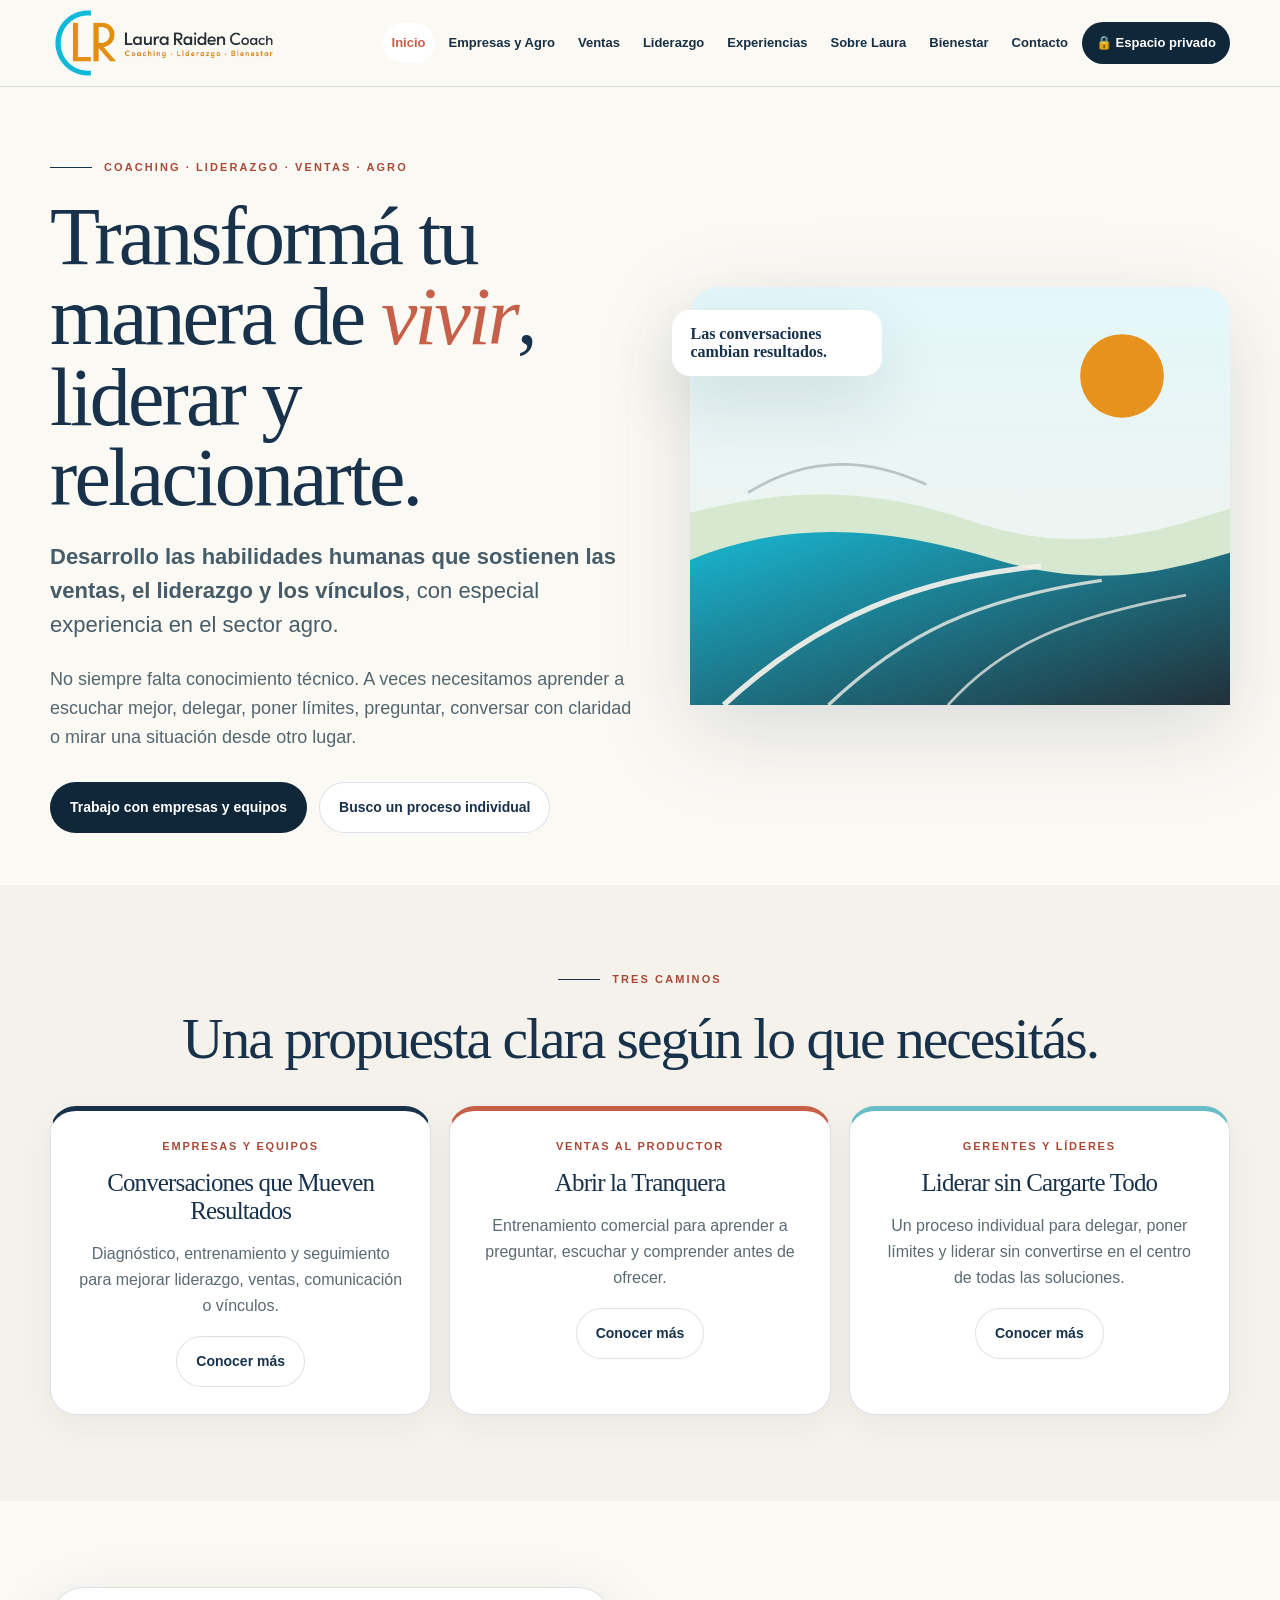
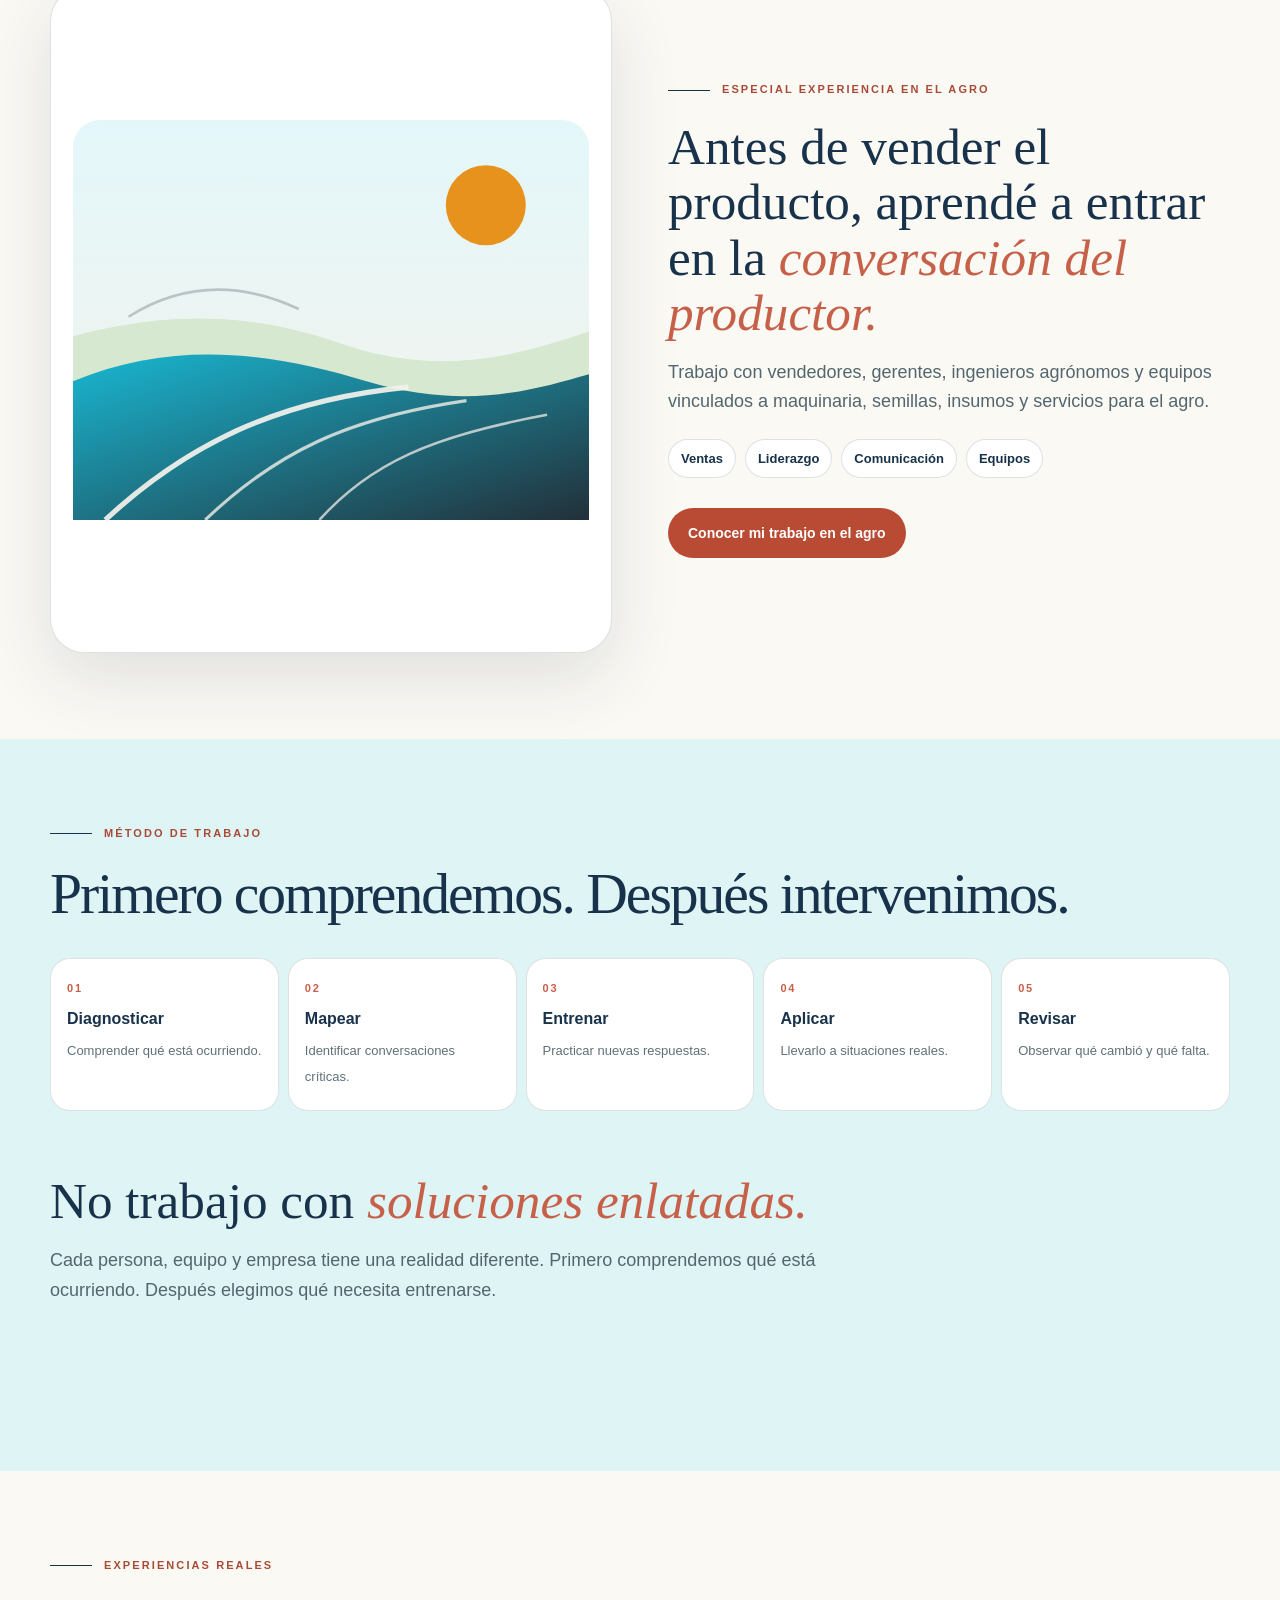
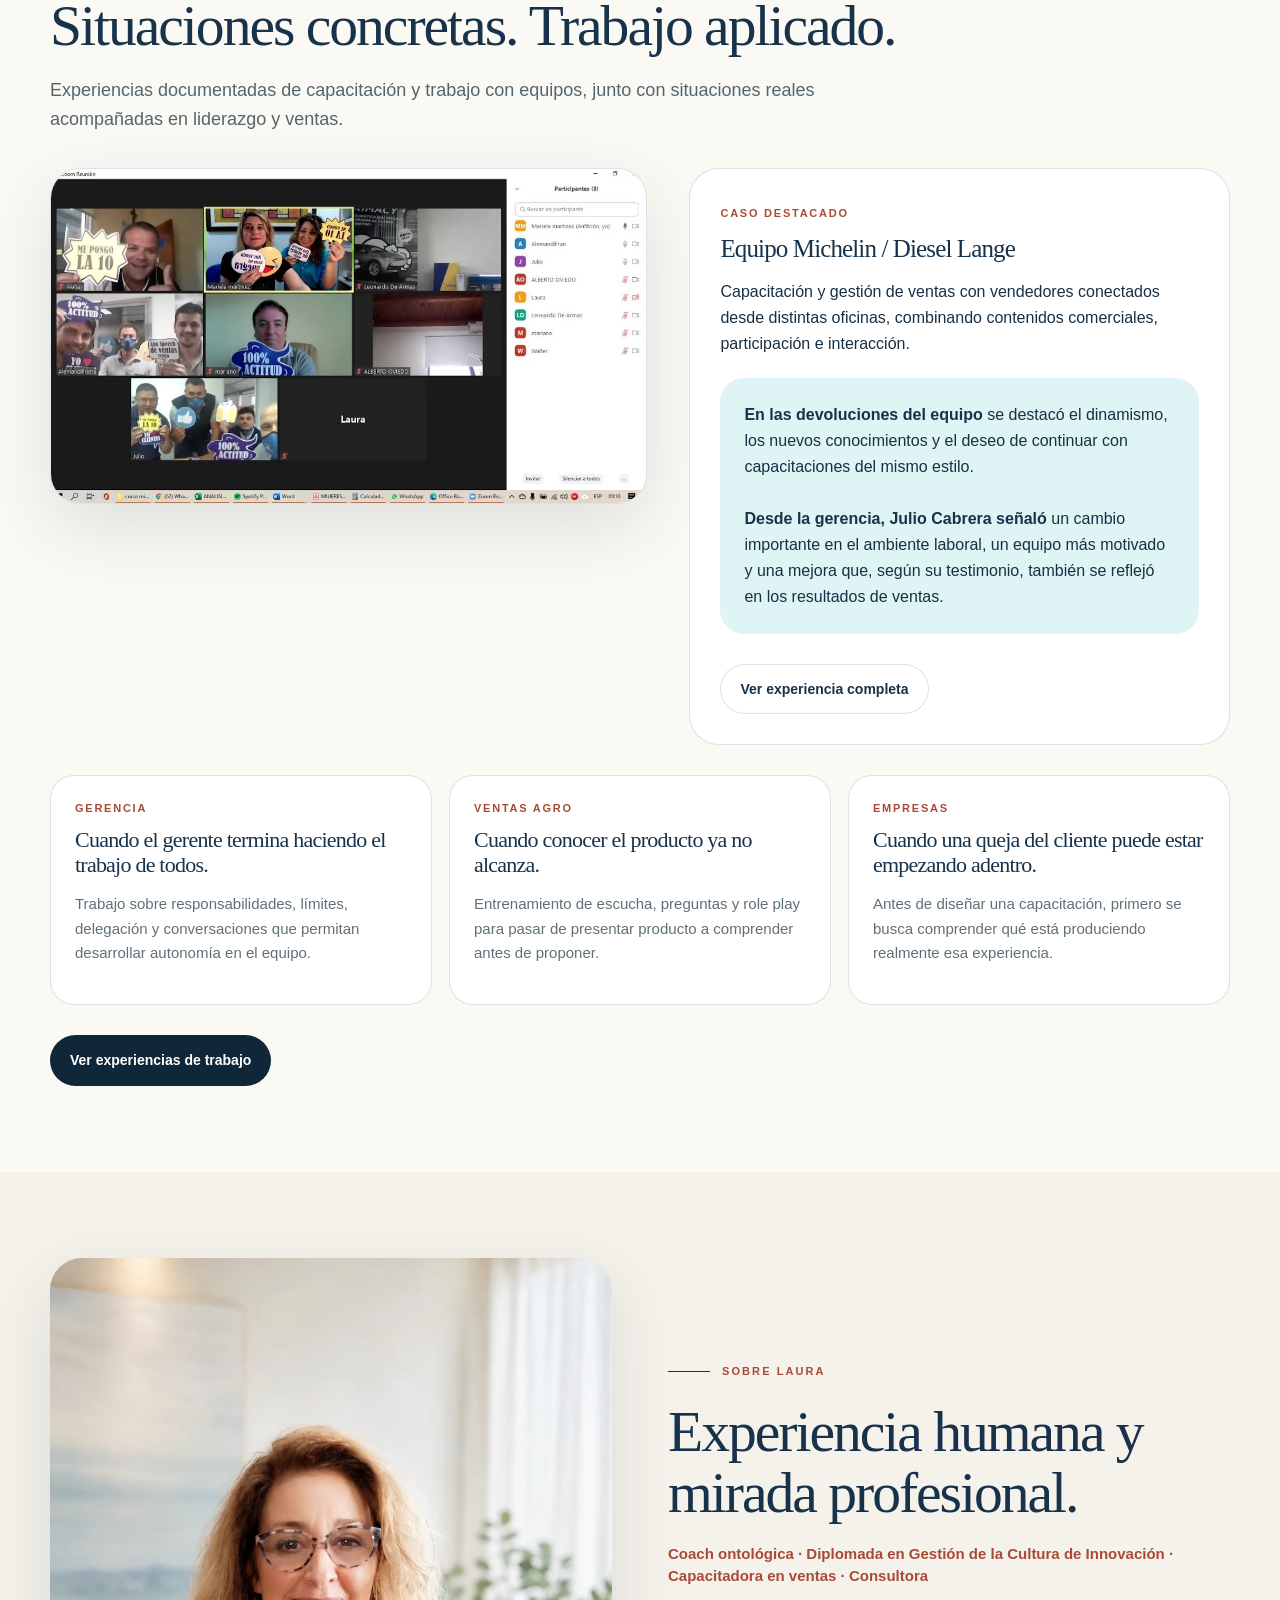
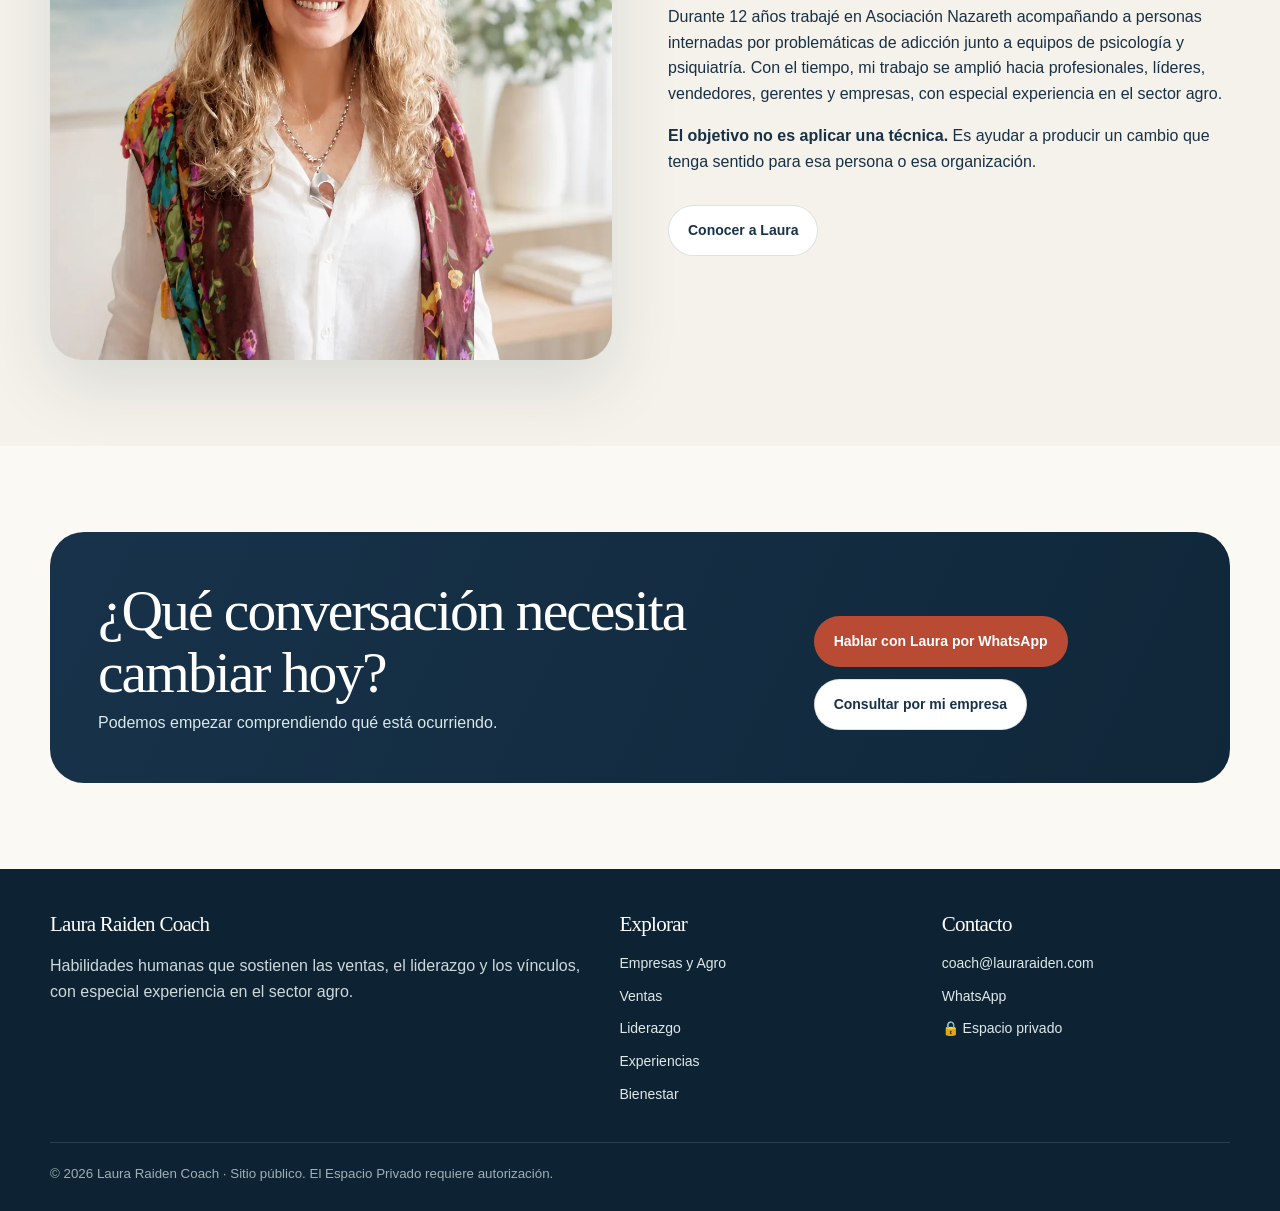
<file: index.html>
<!doctype html>
<html lang="es-AR">
<head>
<meta charset="utf-8">
<meta name="viewport" content="width=device-width,initial-scale=1">
<meta name="theme-color" content="#223039">
<title>Laura Raiden Coach | Liderazgo, Ventas y Agro</title>
<meta name="description" content="Coaching y capacitación en liderazgo, ventas, comunicación y desarrollo de equipos, con especial experiencia en empresas y profesionales del agro.">
<meta name="robots" content="index,follow,max-image-preview:large">
<link rel="canonical" href="https://www.lauraraiden.com/">
<link rel="icon" href="assets/favicon.png" type="image/png">
<link rel="stylesheet" href="assets/styles.css">
<meta property="og:type" content="website">
<meta property="og:locale" content="es_AR">
<meta property="og:site_name" content="Laura Raiden Coach">
<meta property="og:title" content="Laura Raiden Coach | Liderazgo, Ventas y Agro">
<meta property="og:description" content="Coaching y capacitación en liderazgo, ventas, comunicación y desarrollo de equipos, con especial experiencia en empresas y profesionales del agro.">
<meta property="og:url" content="https://www.lauraraiden.com/">
<meta property="og:image" content="https://www.lauraraiden.com/assets/og-laura-raiden.jpg">
<meta property="og:image:width" content="1200">
<meta property="og:image:height" content="630">
<meta property="og:image:alt" content="Laura Raiden Coach · Liderazgo, Ventas y Agro">
<meta name="twitter:card" content="summary_large_image">
<script type="application/ld+json">{"@context":"https://schema.org","@graph":[{"@type":"Person","@id":"https://www.lauraraiden.com/#laura","name":"Laura Raiden","url":"https://www.lauraraiden.com","jobTitle":"Coach ontológica, capacitadora en ventas y consultora","email":"coach@lauraraiden.com","telephone":"+54 9 358 490 3227","knowsAbout":["Coaching","Liderazgo","Ventas","Comunicación","Gestión de la cultura de innovación","Sector agro"]},{"@type":"WebSite","@id":"https://www.lauraraiden.com/#website","url":"https://www.lauraraiden.com/","name":"Laura Raiden Coach","inLanguage":"es-AR"},{"@type":"WebPage","@id":"https://www.lauraraiden.com/#webpage","url":"https://www.lauraraiden.com/","name":"Laura Raiden Coach | Liderazgo, Ventas y Agro","description":"Coaching y capacitación en liderazgo, ventas, comunicación y desarrollo de equipos, con especial experiencia en empresas y profesionales del agro.","isPartOf":{"@id":"https://www.lauraraiden.com/#website"},"about":{"@id":"https://www.lauraraiden.com/#laura"},"inLanguage":"es-AR"}]}</script>
</head>
<body>
<a class="skip" href="#contenido">Saltar al contenido</a>
<header class="site-header">
 <div class="wrap header-row">
  <a class="brand" href="index.html" aria-label="Laura Raiden Coach - Inicio">
   <img class="brand-logo" src="assets/laura-raiden-logo-horizontal.png" width="1515" height="506" alt="Laura Raiden Coach · Coaching, Liderazgo y Bienestar">
  </a>
  <button class="menu-btn" type="button" aria-label="Abrir menú" aria-expanded="false">☰</button>
  <nav class="nav" aria-label="Navegación principal"><a href="index.html" aria-current="page">Inicio</a><a href="empresas-agro/index.html">Empresas y Agro</a><a href="ventas/index.html">Ventas</a><a href="liderazgo/index.html">Liderazgo</a><a href="experiencias/index.html">Experiencias</a><a href="sobre-laura/index.html">Sobre Laura</a><a href="bienestar/index.html">Bienestar</a><a href="contacto/index.html">Contacto</a><a class="private-link" href="https://sites.google.com/lauraraiden.com/laura-raiden-privado/inicio" target="_blank" rel="noopener">🔒 Espacio privado</a></nav>
 </div>
</header>
<main id="contenido">
<section class="hero">
 <div class="wrap hero-grid">
  <div>
   <div class="eyebrow">Coaching · Liderazgo · Ventas · Agro</div>
   <h1>Transformá tu manera de <span class="em">vivir</span>, liderar y relacionarte.</h1>
   <p class="lead"><strong>Desarrollo las habilidades humanas que sostienen las ventas, el liderazgo y los vínculos</strong>, con especial experiencia en el sector agro.</p>
   <p class="small-lead">No siempre falta conocimiento técnico. A veces necesitamos aprender a escuchar mejor, delegar, poner límites, preguntar, conversar con claridad o mirar una situación desde otro lugar.</p>
   <div class="actions">
    <a class="btn btn-dark" href="empresas-agro/index.html">Trabajo con empresas y equipos</a>
    <a class="btn btn-light" href="liderazgo/index.html">Busco un proceso individual</a>
   </div>
  </div>
  <div class="hero-art">
   <img src="assets/agro-abstracto.svg" width="800" height="620" alt="Ilustración abstracta del sector agro con campos y horizonte">
   <div class="hero-note">Las conversaciones cambian resultados.</div>
  </div>
 </div>
</section>

<section class="section section-paper">
 <div class="wrap center">
  <div class="eyebrow" style="justify-content:center">Tres caminos</div>
  <h2>Una propuesta clara según lo que necesitás.</h2>
  <div class="cards">
   <article class="card navy-top">
    <div class="kicker">Empresas y equipos</div><h3>Conversaciones que Mueven Resultados</h3>
    <p>Diagnóstico, entrenamiento y seguimiento para mejorar liderazgo, ventas, comunicación o vínculos.</p>
    <a class="btn btn-light" href="empresas-agro/index.html">Conocer más</a>
   </article>
   <article class="card coral-top">
    <div class="kicker">Ventas al productor</div><h3>Abrir la Tranquera</h3>
    <p>Entrenamiento comercial para aprender a preguntar, escuchar y comprender antes de ofrecer.</p>
    <a class="btn btn-light" href="ventas/index.html">Conocer más</a>
   </article>
   <article class="card aqua-top">
    <div class="kicker">Gerentes y líderes</div><h3>Liderar sin Cargarte Todo</h3>
    <p>Un proceso individual para delegar, poner límites y liderar sin convertirse en el centro de todas las soluciones.</p>
    <a class="btn btn-light" href="liderazgo/index.html">Conocer más</a>
   </article>
  </div>
 </div>
</section>

<section class="section">
 <div class="wrap split">
  <div class="visual-panel"><img src="assets/agro-abstracto.svg" width="800" height="620" alt="Campos abstractos representando el trabajo con empresas y profesionales del agro"></div>
  <div>
   <div class="eyebrow">Especial experiencia en el agro</div>
   <p class="quote">Antes de vender el producto, aprendé a entrar en la <span class="em">conversación del productor.</span></p>
   <p class="small-lead">Trabajo con vendedores, gerentes, ingenieros agrónomos y equipos vinculados a maquinaria, semillas, insumos y servicios para el agro.</p>
   <div class="chips"><span class="chip">Ventas</span><span class="chip">Liderazgo</span><span class="chip">Comunicación</span><span class="chip">Equipos</span></div>
   <div class="actions"><a class="btn btn-coral" href="ventas/index.html">Conocer mi trabajo en el agro</a></div>
  </div>
 </div>
</section>

<section class="section section-aqua">
 <div class="wrap">
  <div class="eyebrow">Método de trabajo</div>
  <h2>Primero comprendemos. Después intervenimos.</h2>
  <div class="process">
   <div class="step"><b>01</b><strong>Diagnosticar</strong><span>Comprender qué está ocurriendo.</span></div>
   <div class="step"><b>02</b><strong>Mapear</strong><span>Identificar conversaciones críticas.</span></div>
   <div class="step"><b>03</b><strong>Entrenar</strong><span>Practicar nuevas respuestas.</span></div>
   <div class="step"><b>04</b><strong>Aplicar</strong><span>Llevarlo a situaciones reales.</span></div>
   <div class="step"><b>05</b><strong>Revisar</strong><span>Observar qué cambió y qué falta.</span></div>
  </div>
  <div class="section tight">
   <p class="quote">No trabajo con <span class="em">soluciones enlatadas.</span></p>
   <p class="small-lead">Cada persona, equipo y empresa tiene una realidad diferente. Primero comprendemos qué está ocurriendo. Después elegimos qué necesita entrenarse.</p>
  </div>
 </div>
</section>

<section class="section">
 <div class="wrap">
  <div class="eyebrow">Experiencias reales</div>
  <h2>Situaciones concretas. Trabajo aplicado.</h2>
  <p class="small-lead">Experiencias documentadas de capacitación y trabajo con equipos, junto con situaciones reales acompañadas en liderazgo y ventas.</p>
  <div class="case-feature">
   <div class="case-photo">
    <img src="assets/caso-michelin-diesel-lange.webp" width="1127" height="633" loading="lazy" decoding="async" alt="Capacitación comercial con integrantes del equipo Michelin de Diesel Lange conectados desde distintas oficinas">
   </div>
   <div class="case-copy">
    <span class="case-label">Caso destacado</span>
    <h3>Equipo Michelin / Diesel Lange</h3>
    <p>Capacitación y gestión de ventas con vendedores conectados desde distintas oficinas, combinando contenidos comerciales, participación e interacción.</p>
    <div class="case-summary"><strong>En las devoluciones del equipo</strong> se destacó el dinamismo, los nuevos conocimientos y el deseo de continuar con capacitaciones del mismo estilo.<br><br><strong>Desde la gerencia, Julio Cabrera señaló</strong> un cambio importante en el ambiente laboral, un equipo más motivado y una mejora que, según su testimonio, también se reflejó en los resultados de ventas.</div>
    <div class="actions"><a class="btn btn-light" href="experiencias/index.html">Ver experiencia completa</a></div>
   </div>
  </div>
  <div class="proof-grid">
   <article class="proof"><div class="tag">Gerencia</div><h3>Cuando el gerente termina haciendo el trabajo de todos.</h3><p>Trabajo sobre responsabilidades, límites, delegación y conversaciones que permitan desarrollar autonomía en el equipo.</p></article>
   <article class="proof"><div class="tag">Ventas agro</div><h3>Cuando conocer el producto ya no alcanza.</h3><p>Entrenamiento de escucha, preguntas y role play para pasar de presentar producto a comprender antes de proponer.</p></article>
   <article class="proof"><div class="tag">Empresas</div><h3>Cuando una queja del cliente puede estar empezando adentro.</h3><p>Antes de diseñar una capacitación, primero se busca comprender qué está produciendo realmente esa experiencia.</p></article>
  </div>
  <div class="actions"><a class="btn btn-dark" href="experiencias/index.html">Ver experiencias de trabajo</a></div>
 </div>
</section>

<section class="section section-paper">
 <div class="wrap split">
  <div class="laura-photo"><img src="assets/laura-raiden-retrato.webp" width="1024" height="1536" loading="lazy" decoding="async" alt="Retrato profesional de Laura Raiden"></div>
  <div>
   <div class="eyebrow">Sobre Laura</div>
   <h2>Experiencia humana y mirada profesional.</h2>
   <p class="credentials">Coach ontológica · Diplomada en Gestión de la Cultura de Innovación · Capacitadora en ventas · Consultora</p>
   <p>Durante 12 años trabajé en Asociación Nazareth acompañando a personas internadas por problemáticas de adicción junto a equipos de psicología y psiquiatría. Con el tiempo, mi trabajo se amplió hacia profesionales, líderes, vendedores, gerentes y empresas, con especial experiencia en el sector agro.</p>
   <p><strong>El objetivo no es aplicar una técnica.</strong> Es ayudar a producir un cambio que tenga sentido para esa persona o esa organización.</p>
   <div class="actions"><a class="btn btn-light" href="sobre-laura/index.html">Conocer a Laura</a></div>
  </div>
 </div>
</section>

<section class="section">
 <div class="wrap cta-band">
  <div><h2>¿Qué conversación necesita cambiar hoy?</h2><p>Podemos empezar comprendiendo qué está ocurriendo.</p></div>
  <div class="actions"><a class="btn btn-coral" href="https://wa.me/5493584903227?text=Hola%20Laura.%20Vi%20tu%20p%C3%A1gina%20web%20y%20quisiera%20hacerte%20una%20consulta%20sobre%20tus%20servicios." target="_blank" rel="noopener">Hablar con Laura por WhatsApp</a><a class="btn btn-light" href="https://wa.me/5493584903227?text=Hola%20Laura.%20Vi%20tu%20propuesta%20para%20empresas%20y%20quisiera%20conversar%20sobre%20una%20situaci%C3%B3n%20que%20estamos%20viviendo%20en%20nuestro%20equipo." target="_blank" rel="noopener">Consultar por mi empresa</a></div>
 </div>
</section>
</main>
<footer class="footer">
 <div class="wrap">
  <div class="footer-grid">
   <div><h3>Laura Raiden Coach</h3><p>Habilidades humanas que sostienen las ventas, el liderazgo y los vínculos, con especial experiencia en el sector agro.</p></div>
   <div><h3>Explorar</h3><a href="empresas-agro/index.html">Empresas y Agro</a><a href="ventas/index.html">Ventas</a><a href="liderazgo/index.html">Liderazgo</a><a href="experiencias/index.html">Experiencias</a><a href="bienestar/index.html">Bienestar</a></div>
   <div><h3>Contacto</h3><a href="mailto:coach@lauraraiden.com">coach@lauraraiden.com</a><a href="https://wa.me/5493584903227?text=Hola%20Laura.%20Vi%20tu%20p%C3%A1gina%20web%20y%20quisiera%20hacerte%20una%20consulta%20sobre%20tus%20servicios." target="_blank" rel="noopener">WhatsApp</a><a href="https://sites.google.com/lauraraiden.com/laura-raiden-privado/inicio" target="_blank" rel="noopener">🔒 Espacio privado</a></div>
  </div>
  <small>© 2026 Laura Raiden Coach · Sitio público. El Espacio Privado requiere autorización.</small>
 </div>
</footer>
<script src="assets/site.js" defer></script>
</body>
</html>
</file>
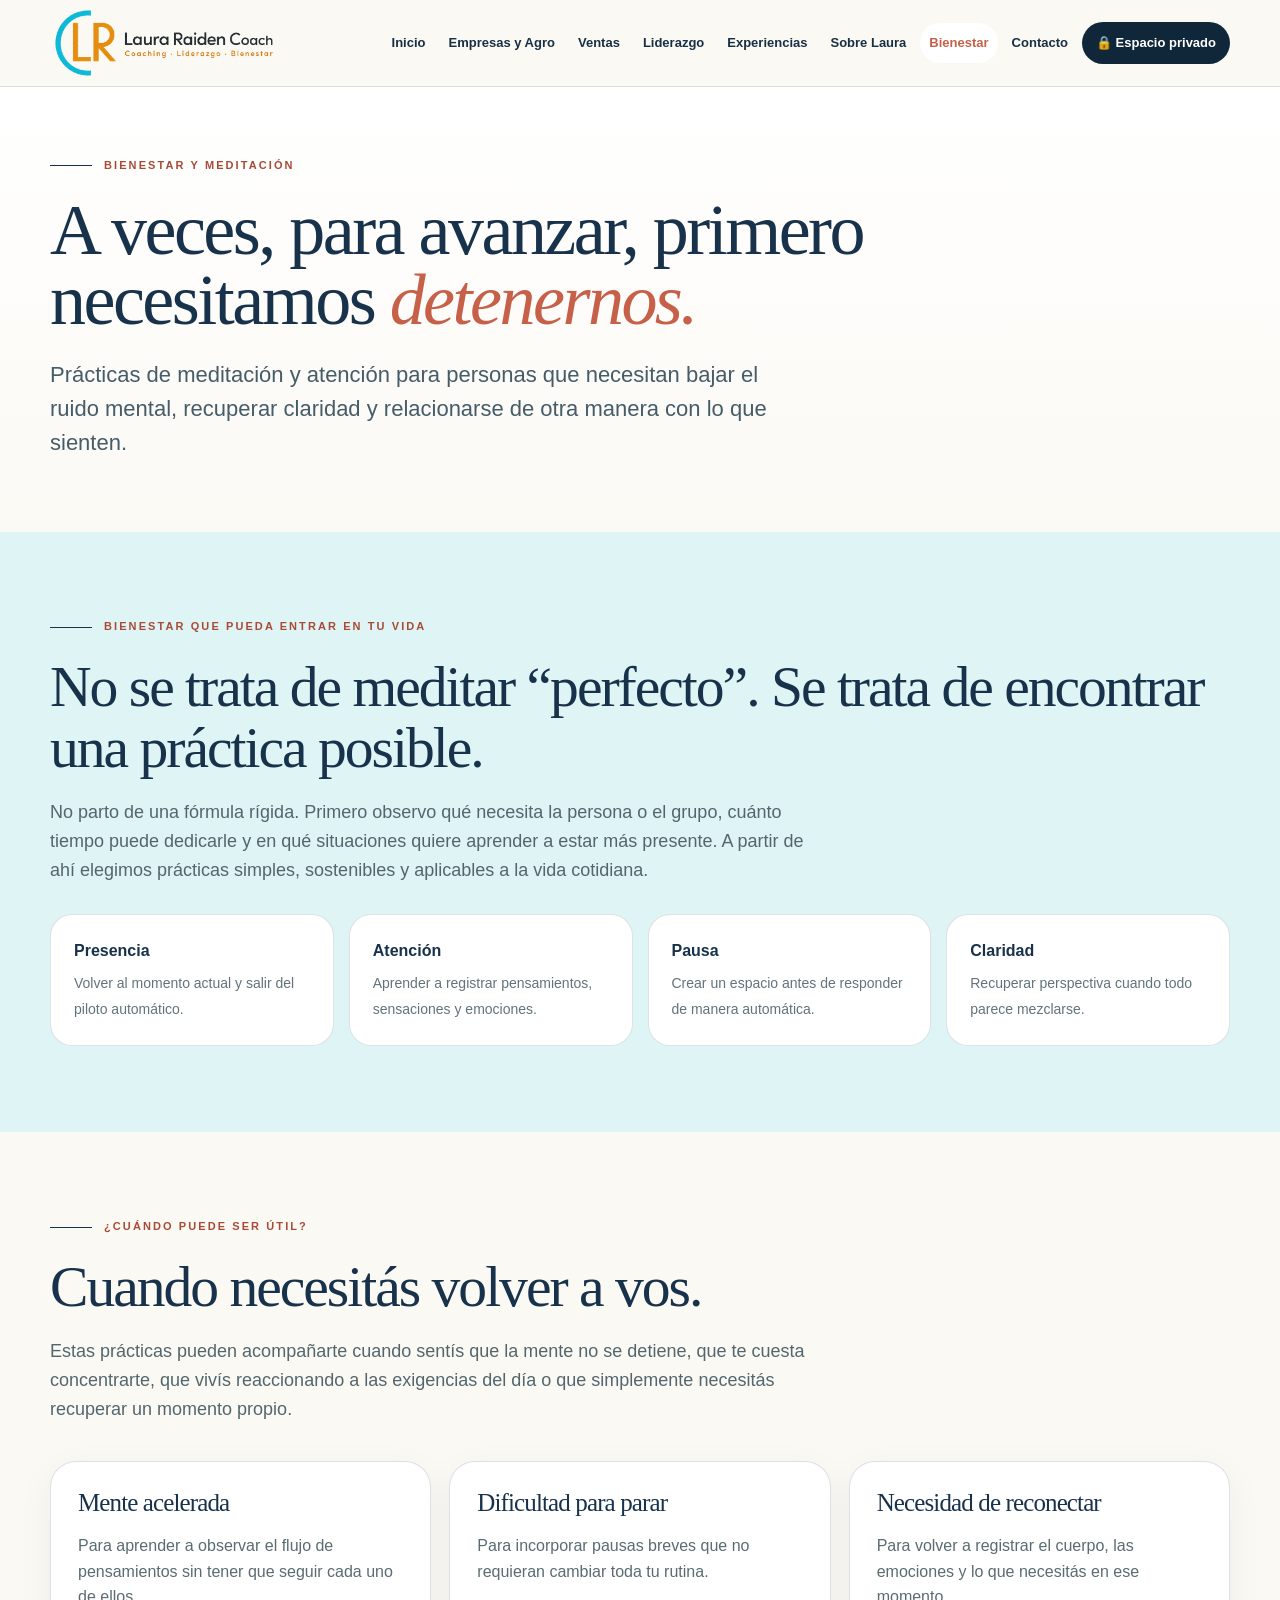
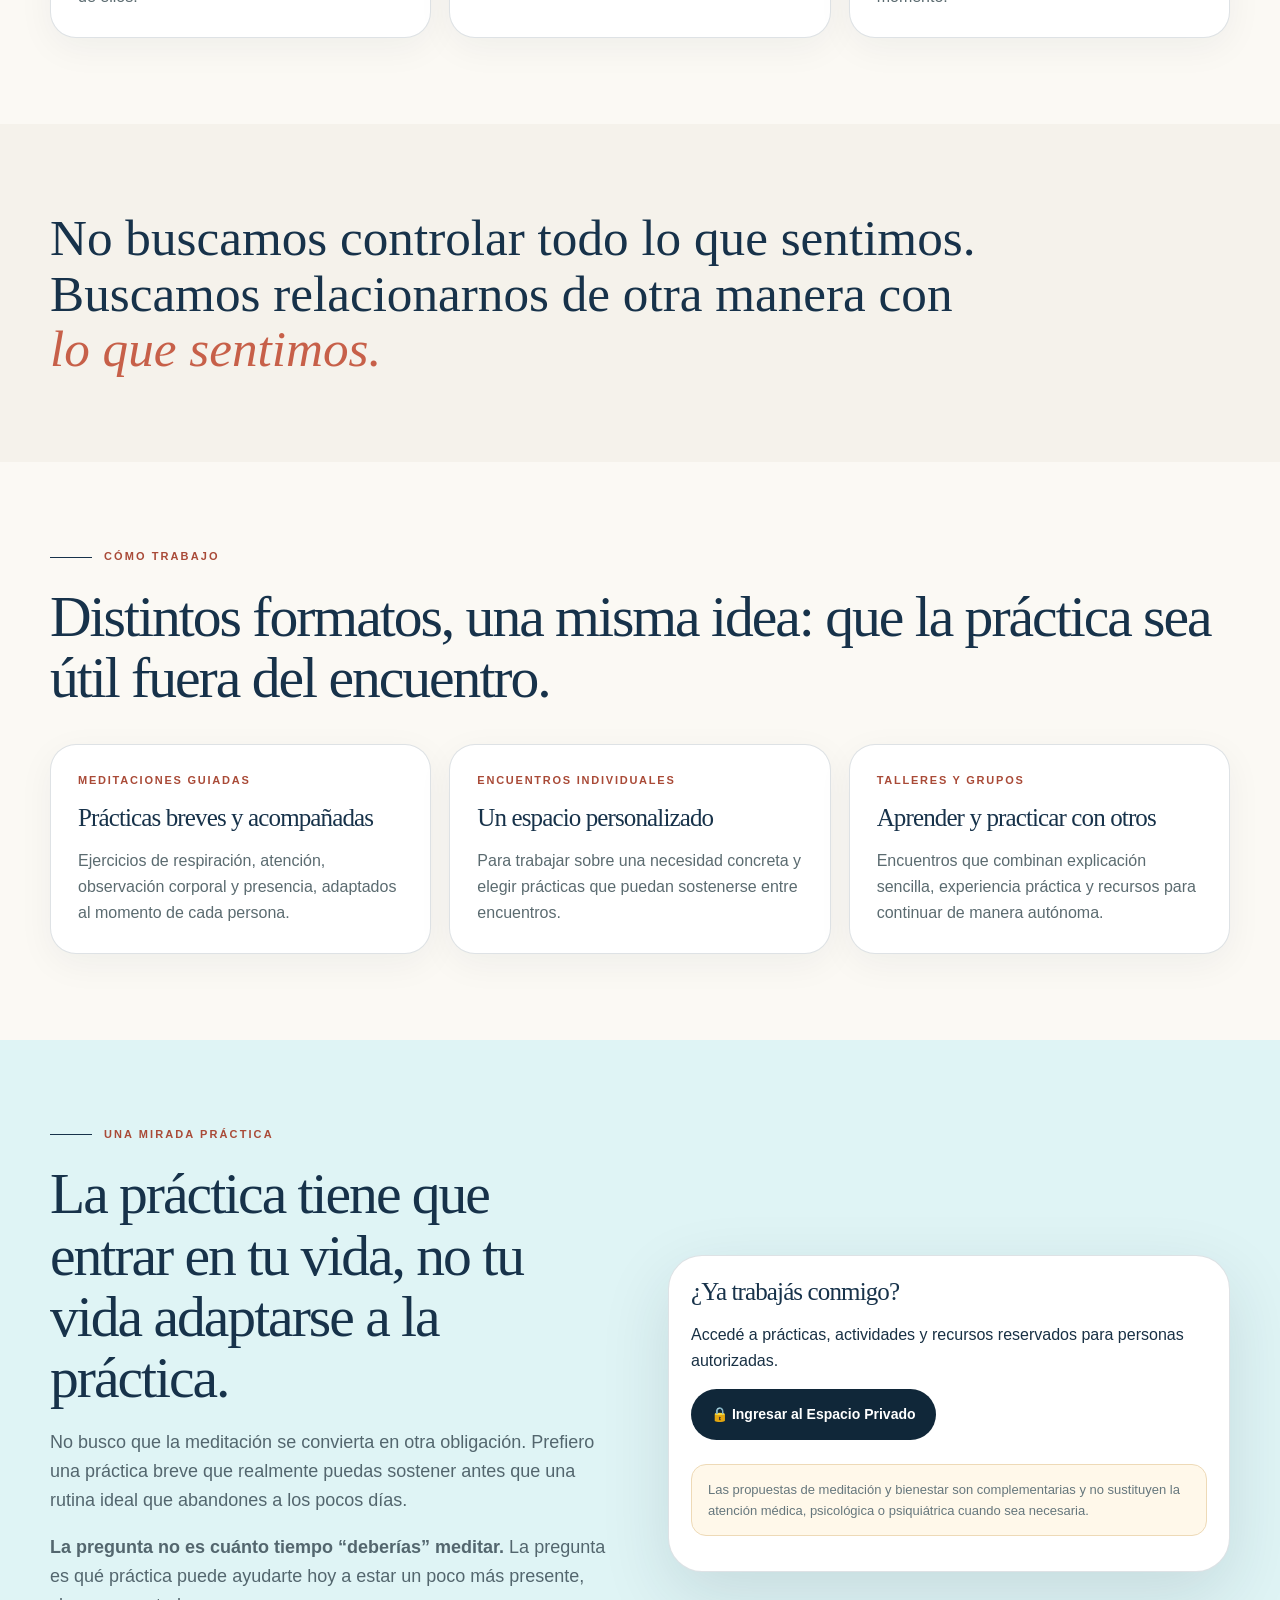
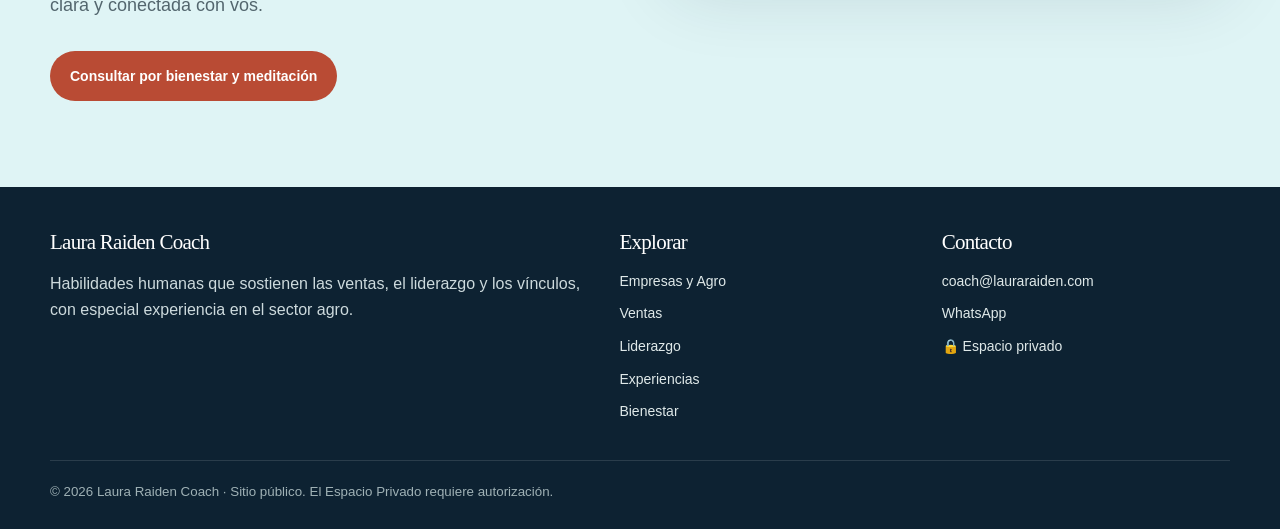
<file: bienestar/index.html>
<!doctype html>
<html lang="es-AR">
<head>
<meta charset="utf-8">
<meta name="viewport" content="width=device-width,initial-scale=1">
<meta name="theme-color" content="#223039">
<title>Meditación y Bienestar | Laura Raiden Coach</title>
<meta name="description" content="Meditación y bienestar con prácticas guiadas, encuentros y talleres para recuperar presencia, atención y claridad de una manera posible y sostenible.">
<meta name="robots" content="index,follow,max-image-preview:large">
<link rel="canonical" href="https://www.lauraraiden.com/bienestar/">
<link rel="icon" href="../assets/favicon.png" type="image/png">
<link rel="stylesheet" href="../assets/styles.css">
<meta property="og:type" content="website">
<meta property="og:locale" content="es_AR">
<meta property="og:site_name" content="Laura Raiden Coach">
<meta property="og:title" content="Meditación y Bienestar | Laura Raiden Coach">
<meta property="og:description" content="Meditación y bienestar con prácticas guiadas, encuentros y talleres para recuperar presencia, atención y claridad de una manera posible y sostenible.">
<meta property="og:url" content="https://www.lauraraiden.com/bienestar/">
<meta property="og:image" content="https://www.lauraraiden.com/assets/og-laura-raiden.jpg">
<meta property="og:image:width" content="1200">
<meta property="og:image:height" content="630">
<meta property="og:image:alt" content="Laura Raiden Coach · Liderazgo, Ventas y Agro">
<meta name="twitter:card" content="summary_large_image">
<script type="application/ld+json">{"@context":"https://schema.org","@graph":[{"@type":"Person","@id":"https://www.lauraraiden.com/#laura","name":"Laura Raiden","url":"https://www.lauraraiden.com","jobTitle":"Coach ontológica, capacitadora en ventas y consultora","email":"coach@lauraraiden.com","telephone":"+54 9 358 490 3227","knowsAbout":["Coaching","Liderazgo","Ventas","Comunicación","Gestión de la cultura de innovación","Sector agro"]},{"@type":"WebSite","@id":"https://www.lauraraiden.com/#website","url":"https://www.lauraraiden.com/","name":"Laura Raiden Coach","inLanguage":"es-AR"},{"@type":"WebPage","@id":"https://www.lauraraiden.com/bienestar/#webpage","url":"https://www.lauraraiden.com/bienestar/","name":"Meditación y Bienestar | Laura Raiden Coach","description":"Meditación y bienestar con prácticas guiadas, encuentros y talleres para recuperar presencia, atención y claridad de una manera posible y sostenible.","isPartOf":{"@id":"https://www.lauraraiden.com/#website"},"about":{"@id":"https://www.lauraraiden.com/#laura"},"inLanguage":"es-AR"},{"@type":"Service","name":"Bienestar y Meditación","provider":{"@id":"https://www.lauraraiden.com/#laura"},"areaServed":"Argentina"}]}</script>
</head>
<body>
<a class="skip" href="#contenido">Saltar al contenido</a>
<header class="site-header">
 <div class="wrap header-row">
  <a class="brand" href="../index.html" aria-label="Laura Raiden Coach - Inicio">
   <img class="brand-logo" src="../assets/laura-raiden-logo-horizontal.png" width="1515" height="506" alt="Laura Raiden Coach · Coaching, Liderazgo y Bienestar">
  </a>
  <button class="menu-btn" type="button" aria-label="Abrir menú" aria-expanded="false">☰</button>
  <nav class="nav" aria-label="Navegación principal"><a href="../index.html">Inicio</a><a href="../empresas-agro/index.html">Empresas y Agro</a><a href="../ventas/index.html">Ventas</a><a href="../liderazgo/index.html">Liderazgo</a><a href="../experiencias/index.html">Experiencias</a><a href="../sobre-laura/index.html">Sobre Laura</a><a href="../bienestar/index.html" aria-current="page">Bienestar</a><a href="../contacto/index.html">Contacto</a><a class="private-link" href="https://sites.google.com/lauraraiden.com/laura-raiden-privado/inicio" target="_blank" rel="noopener">🔒 Espacio privado</a></nav>
 </div>
</header>
<main id="contenido">
<section class="page-hero"><div class="wrap">
 <div class="eyebrow">Bienestar y Meditación</div>
 <h1>A veces, para avanzar, primero necesitamos <span class="em">detenernos.</span></h1>
 <p class="lead">Prácticas de meditación y atención para personas que necesitan bajar el ruido mental, recuperar claridad y relacionarse de otra manera con lo que sienten.</p>
</div></section>

<section class="section section-aqua"><div class="wrap">
 <div class="eyebrow">Bienestar que pueda entrar en tu vida</div>
 <h2>No se trata de meditar “perfecto”. Se trata de encontrar una práctica posible.</h2>
 <p class="small-lead">No parto de una fórmula rígida. Primero observo qué necesita la persona o el grupo, cuánto tiempo puede dedicarle y en qué situaciones quiere aprender a estar más presente. A partir de ahí elegimos prácticas simples, sostenibles y aplicables a la vida cotidiana.</p>
 <div class="service-grid">
  <div class="mini"><strong>Presencia</strong><span>Volver al momento actual y salir del piloto automático.</span></div>
  <div class="mini"><strong>Atención</strong><span>Aprender a registrar pensamientos, sensaciones y emociones.</span></div>
  <div class="mini"><strong>Pausa</strong><span>Crear un espacio antes de responder de manera automática.</span></div>
  <div class="mini"><strong>Claridad</strong><span>Recuperar perspectiva cuando todo parece mezclarse.</span></div>
 </div>
</div></section>

<section class="section"><div class="wrap">
 <div class="eyebrow">¿Cuándo puede ser útil?</div>
 <h2>Cuando necesitás volver a vos.</h2>
 <p class="small-lead">Estas prácticas pueden acompañarte cuando sentís que la mente no se detiene, que te cuesta concentrarte, que vivís reaccionando a las exigencias del día o que simplemente necesitás recuperar un momento propio.</p>
 <div class="cards">
  <article class="card"><h3>Mente acelerada</h3><p>Para aprender a observar el flujo de pensamientos sin tener que seguir cada uno de ellos.</p></article>
  <article class="card"><h3>Dificultad para parar</h3><p>Para incorporar pausas breves que no requieran cambiar toda tu rutina.</p></article>
  <article class="card"><h3>Necesidad de reconectar</h3><p>Para volver a registrar el cuerpo, las emociones y lo que necesitás en ese momento.</p></article>
 </div>
</div></section>

<section class="section section-paper"><div class="wrap">
 <p class="quote">No buscamos controlar todo lo que sentimos. Buscamos relacionarnos de otra manera con <span class="em">lo que sentimos.</span></p>
</div></section>

<section class="section"><div class="wrap">
 <div class="eyebrow">Cómo trabajo</div>
 <h2>Distintos formatos, una misma idea: que la práctica sea útil fuera del encuentro.</h2>
 <div class="cards">
  <article class="card">
   <div class="kicker">Meditaciones guiadas</div>
   <h3>Prácticas breves y acompañadas</h3>
   <p>Ejercicios de respiración, atención, observación corporal y presencia, adaptados al momento de cada persona.</p>
  </article>
  <article class="card">
   <div class="kicker">Encuentros individuales</div>
   <h3>Un espacio personalizado</h3>
   <p>Para trabajar sobre una necesidad concreta y elegir prácticas que puedan sostenerse entre encuentros.</p>
  </article>
  <article class="card">
   <div class="kicker">Talleres y grupos</div>
   <h3>Aprender y practicar con otros</h3>
   <p>Encuentros que combinan explicación sencilla, experiencia práctica y recursos para continuar de manera autónoma.</p>
  </article>
 </div>
</div></section>

<section class="section section-aqua"><div class="wrap split">
 <div>
  <div class="eyebrow">Una mirada práctica</div>
  <h2>La práctica tiene que entrar en tu vida, no tu vida adaptarse a la práctica.</h2>
  <p class="small-lead">No busco que la meditación se convierta en otra obligación. Prefiero una práctica breve que realmente puedas sostener antes que una rutina ideal que abandones a los pocos días.</p>
  <p class="small-lead"><strong>La pregunta no es cuánto tiempo “deberías” meditar.</strong> La pregunta es qué práctica puede ayudarte hoy a estar un poco más presente, clara y conectada con vos.</p>
  <div class="actions"><a class="btn btn-coral" href="https://wa.me/5493584903227?text=Hola%20Laura.%20Vi%20tu%20propuesta%20de%20Bienestar%20y%20Meditaci%C3%B3n%20y%20quisiera%20hacerte%20una%20consulta." target="_blank" rel="noopener">Consultar por bienestar y meditación</a></div>
 </div>
 <div class="visual-panel">
  <h3>¿Ya trabajás conmigo?</h3>
  <p>Accedé a prácticas, actividades y recursos reservados para personas autorizadas.</p>
  <a class="btn btn-dark" href="https://sites.google.com/lauraraiden.com/laura-raiden-privado/inicio" target="_blank" rel="noopener">🔒 Ingresar al Espacio Privado</a>
  <p class="note" style="margin-top:24px">Las propuestas de meditación y bienestar son complementarias y no sustituyen la atención médica, psicológica o psiquiátrica cuando sea necesaria.</p>
 </div>
</div></section>
</main>
<footer class="footer">
 <div class="wrap">
  <div class="footer-grid">
   <div><h3>Laura Raiden Coach</h3><p>Habilidades humanas que sostienen las ventas, el liderazgo y los vínculos, con especial experiencia en el sector agro.</p></div>
   <div><h3>Explorar</h3><a href="../empresas-agro/index.html">Empresas y Agro</a><a href="../ventas/index.html">Ventas</a><a href="../liderazgo/index.html">Liderazgo</a><a href="../experiencias/index.html">Experiencias</a><a href="../bienestar/index.html">Bienestar</a></div>
   <div><h3>Contacto</h3><a href="mailto:coach@lauraraiden.com">coach@lauraraiden.com</a><a href="https://wa.me/5493584903227?text=Hola%20Laura.%20Vi%20tu%20p%C3%A1gina%20web%20y%20quisiera%20hacerte%20una%20consulta%20sobre%20tus%20servicios." target="_blank" rel="noopener">WhatsApp</a><a href="https://sites.google.com/lauraraiden.com/laura-raiden-privado/inicio" target="_blank" rel="noopener">🔒 Espacio privado</a></div>
  </div>
  <small>© 2026 Laura Raiden Coach · Sitio público. El Espacio Privado requiere autorización.</small>
 </div>
</footer>
<script src="../assets/site.js" defer></script>
</body>
</html>
</file>
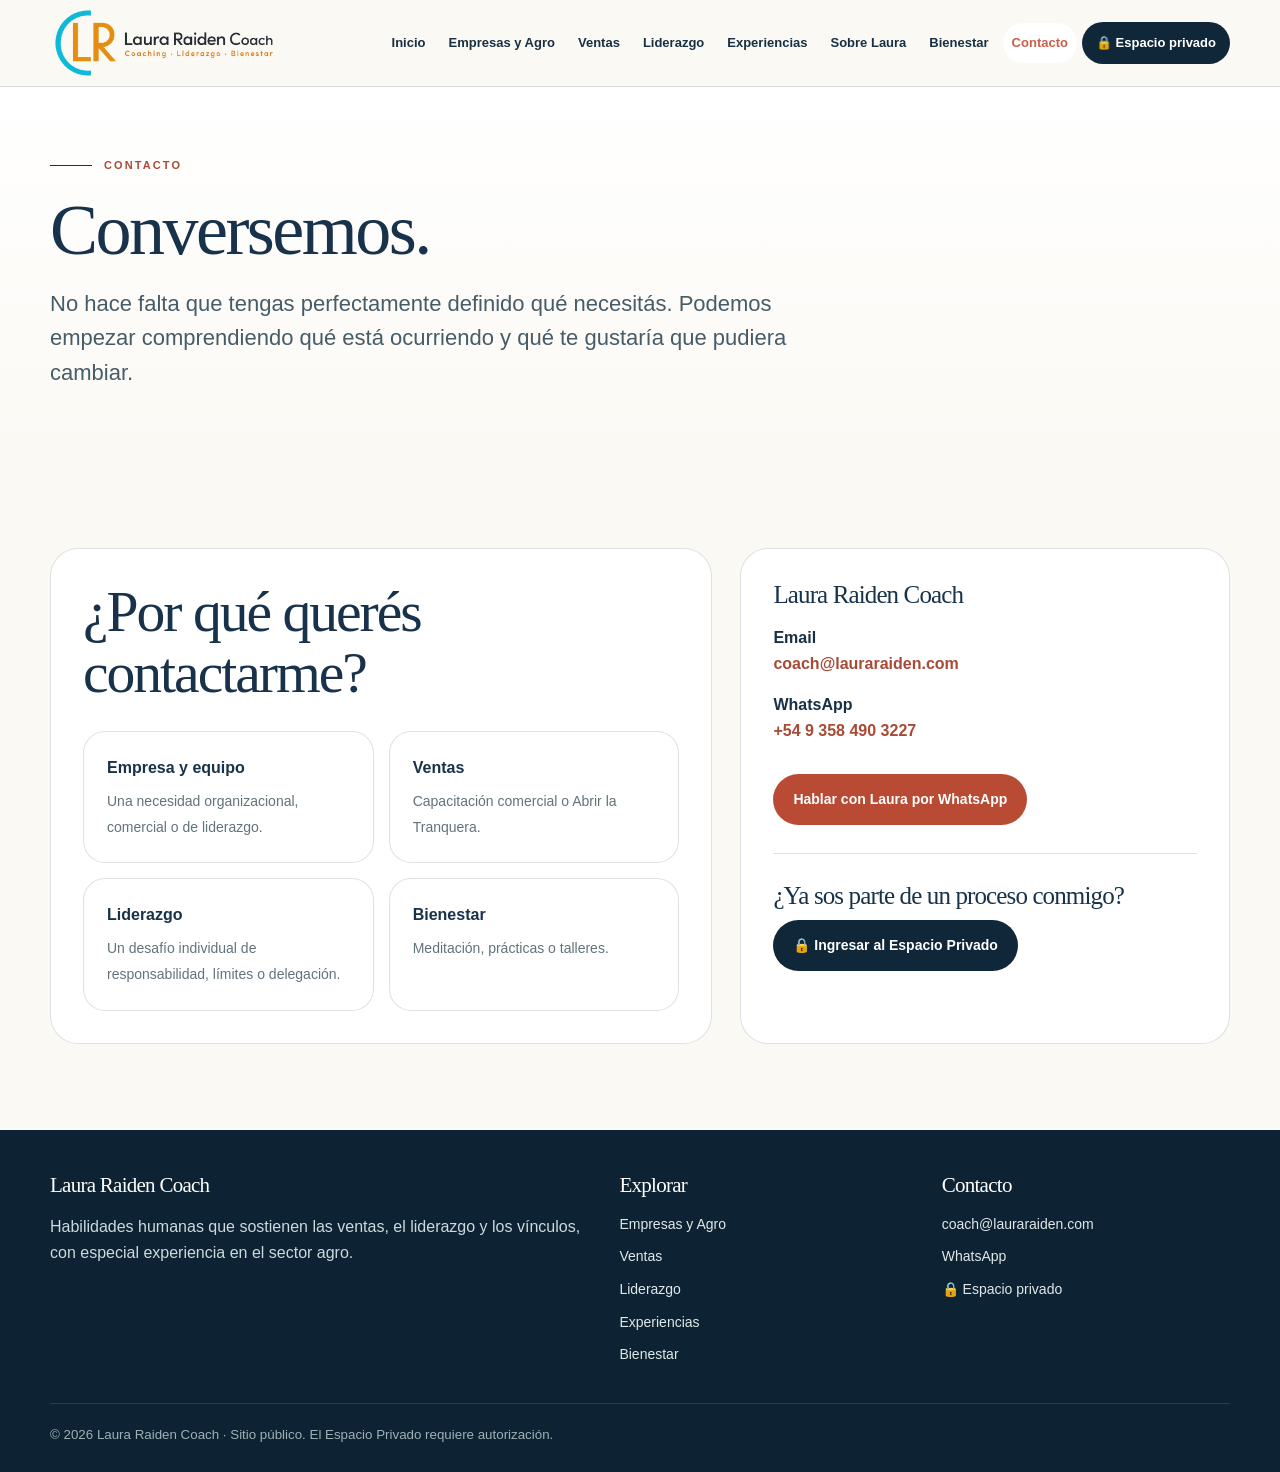
<file: contacto/index.html>
<!doctype html>
<html lang="es-AR">
<head>
<meta charset="utf-8">
<meta name="viewport" content="width=device-width,initial-scale=1">
<meta name="theme-color" content="#223039">
<title>Contacto | Laura Raiden Coach</title>
<meta name="description" content="Contactá a Laura Raiden para consultas sobre coaching, liderazgo, capacitación en ventas, empresas, agro, bienestar y meditación.">
<meta name="robots" content="index,follow,max-image-preview:large">
<link rel="canonical" href="https://www.lauraraiden.com/contacto/">
<link rel="icon" href="../assets/favicon.png" type="image/png">
<link rel="stylesheet" href="../assets/styles.css">
<meta property="og:type" content="website">
<meta property="og:locale" content="es_AR">
<meta property="og:site_name" content="Laura Raiden Coach">
<meta property="og:title" content="Contacto | Laura Raiden Coach">
<meta property="og:description" content="Contactá a Laura Raiden para consultas sobre coaching, liderazgo, capacitación en ventas, empresas, agro, bienestar y meditación.">
<meta property="og:url" content="https://www.lauraraiden.com/contacto/">
<meta property="og:image" content="https://www.lauraraiden.com/assets/og-laura-raiden.jpg">
<meta property="og:image:width" content="1200">
<meta property="og:image:height" content="630">
<meta property="og:image:alt" content="Laura Raiden Coach · Liderazgo, Ventas y Agro">
<meta name="twitter:card" content="summary_large_image">
<script type="application/ld+json">{"@context":"https://schema.org","@graph":[{"@type":"Person","@id":"https://www.lauraraiden.com/#laura","name":"Laura Raiden","url":"https://www.lauraraiden.com","jobTitle":"Coach ontológica, capacitadora en ventas y consultora","email":"coach@lauraraiden.com","telephone":"+54 9 358 490 3227","knowsAbout":["Coaching","Liderazgo","Ventas","Comunicación","Gestión de la cultura de innovación","Sector agro"]},{"@type":"WebSite","@id":"https://www.lauraraiden.com/#website","url":"https://www.lauraraiden.com/","name":"Laura Raiden Coach","inLanguage":"es-AR"},{"@type":"WebPage","@id":"https://www.lauraraiden.com/contacto/#webpage","url":"https://www.lauraraiden.com/contacto/","name":"Contacto | Laura Raiden Coach","description":"Contactá a Laura Raiden para consultas sobre coaching, liderazgo, capacitación en ventas, empresas, agro, bienestar y meditación.","isPartOf":{"@id":"https://www.lauraraiden.com/#website"},"about":{"@id":"https://www.lauraraiden.com/#laura"},"inLanguage":"es-AR"}]}</script>
</head>
<body>
<a class="skip" href="#contenido">Saltar al contenido</a>
<header class="site-header">
 <div class="wrap header-row">
  <a class="brand" href="../index.html" aria-label="Laura Raiden Coach - Inicio">
   <img class="brand-logo" src="../assets/laura-raiden-logo-horizontal.png" width="1515" height="506" alt="Laura Raiden Coach · Coaching, Liderazgo y Bienestar">
  </a>
  <button class="menu-btn" type="button" aria-label="Abrir menú" aria-expanded="false">☰</button>
  <nav class="nav" aria-label="Navegación principal"><a href="../index.html">Inicio</a><a href="../empresas-agro/index.html">Empresas y Agro</a><a href="../ventas/index.html">Ventas</a><a href="../liderazgo/index.html">Liderazgo</a><a href="../experiencias/index.html">Experiencias</a><a href="../sobre-laura/index.html">Sobre Laura</a><a href="../bienestar/index.html">Bienestar</a><a href="../contacto/index.html" aria-current="page">Contacto</a><a class="private-link" href="https://sites.google.com/lauraraiden.com/laura-raiden-privado/inicio" target="_blank" rel="noopener">🔒 Espacio privado</a></nav>
 </div>
</header>
<main id="contenido">
<section class="page-hero"><div class="wrap">
 <div class="eyebrow">Contacto</div>
 <h1>Conversemos.</h1>
 <p class="lead">No hace falta que tengas perfectamente definido qué necesitás. Podemos empezar comprendiendo qué está ocurriendo y qué te gustaría que pudiera cambiar.</p>
</div></section>

<section class="section"><div class="wrap contact-grid">
 <div class="contact-card">
  <h2>¿Por qué querés contactarme?</h2>
  <div class="service-grid contact-options">
   <div class="mini"><strong>Empresa y equipo</strong><span>Una necesidad organizacional, comercial o de liderazgo.</span></div>
   <div class="mini"><strong>Ventas</strong><span>Capacitación comercial o Abrir la Tranquera.</span></div>
   <div class="mini"><strong>Liderazgo</strong><span>Un desafío individual de responsabilidad, límites o delegación.</span></div>
   <div class="mini"><strong>Bienestar</strong><span>Meditación, prácticas o talleres.</span></div>
  </div>
 </div>
 <aside class="contact-card">
  <h3>Laura Raiden Coach</h3>
  <p><strong>Email</strong><br><a class="link" href="mailto:coach@lauraraiden.com">coach@lauraraiden.com</a></p>
  <p><strong>WhatsApp</strong><br><a class="link" href="https://wa.me/5493584903227?text=Hola%20Laura.%20Vi%20tu%20p%C3%A1gina%20web%20y%20quisiera%20hacerte%20una%20consulta%20sobre%20tus%20servicios." target="_blank" rel="noopener">+54 9 358 490 3227</a></p>
  <div class="actions"><a class="btn btn-coral" href="https://wa.me/5493584903227?text=Hola%20Laura.%20Vi%20tu%20p%C3%A1gina%20web%20y%20quisiera%20hacerte%20una%20consulta%20sobre%20tus%20servicios." target="_blank" rel="noopener">Hablar con Laura por WhatsApp</a></div>
  <hr style="border:0;border-top:1px solid var(--line);margin:28px 0">
  <h3>¿Ya sos parte de un proceso conmigo?</h3>
  <a class="btn btn-dark" href="https://sites.google.com/lauraraiden.com/laura-raiden-privado/inicio" target="_blank" rel="noopener">🔒 Ingresar al Espacio Privado</a>
 </aside>
</div></section>
</main>
<footer class="footer">
 <div class="wrap">
  <div class="footer-grid">
   <div><h3>Laura Raiden Coach</h3><p>Habilidades humanas que sostienen las ventas, el liderazgo y los vínculos, con especial experiencia en el sector agro.</p></div>
   <div><h3>Explorar</h3><a href="../empresas-agro/index.html">Empresas y Agro</a><a href="../ventas/index.html">Ventas</a><a href="../liderazgo/index.html">Liderazgo</a><a href="../experiencias/index.html">Experiencias</a><a href="../bienestar/index.html">Bienestar</a></div>
   <div><h3>Contacto</h3><a href="mailto:coach@lauraraiden.com">coach@lauraraiden.com</a><a href="https://wa.me/5493584903227?text=Hola%20Laura.%20Vi%20tu%20p%C3%A1gina%20web%20y%20quisiera%20hacerte%20una%20consulta%20sobre%20tus%20servicios." target="_blank" rel="noopener">WhatsApp</a><a href="https://sites.google.com/lauraraiden.com/laura-raiden-privado/inicio" target="_blank" rel="noopener">🔒 Espacio privado</a></div>
  </div>
  <small>© 2026 Laura Raiden Coach · Sitio público. El Espacio Privado requiere autorización.</small>
 </div>
</footer>
<script src="../assets/site.js" defer></script>
</body>
</html>
</file>
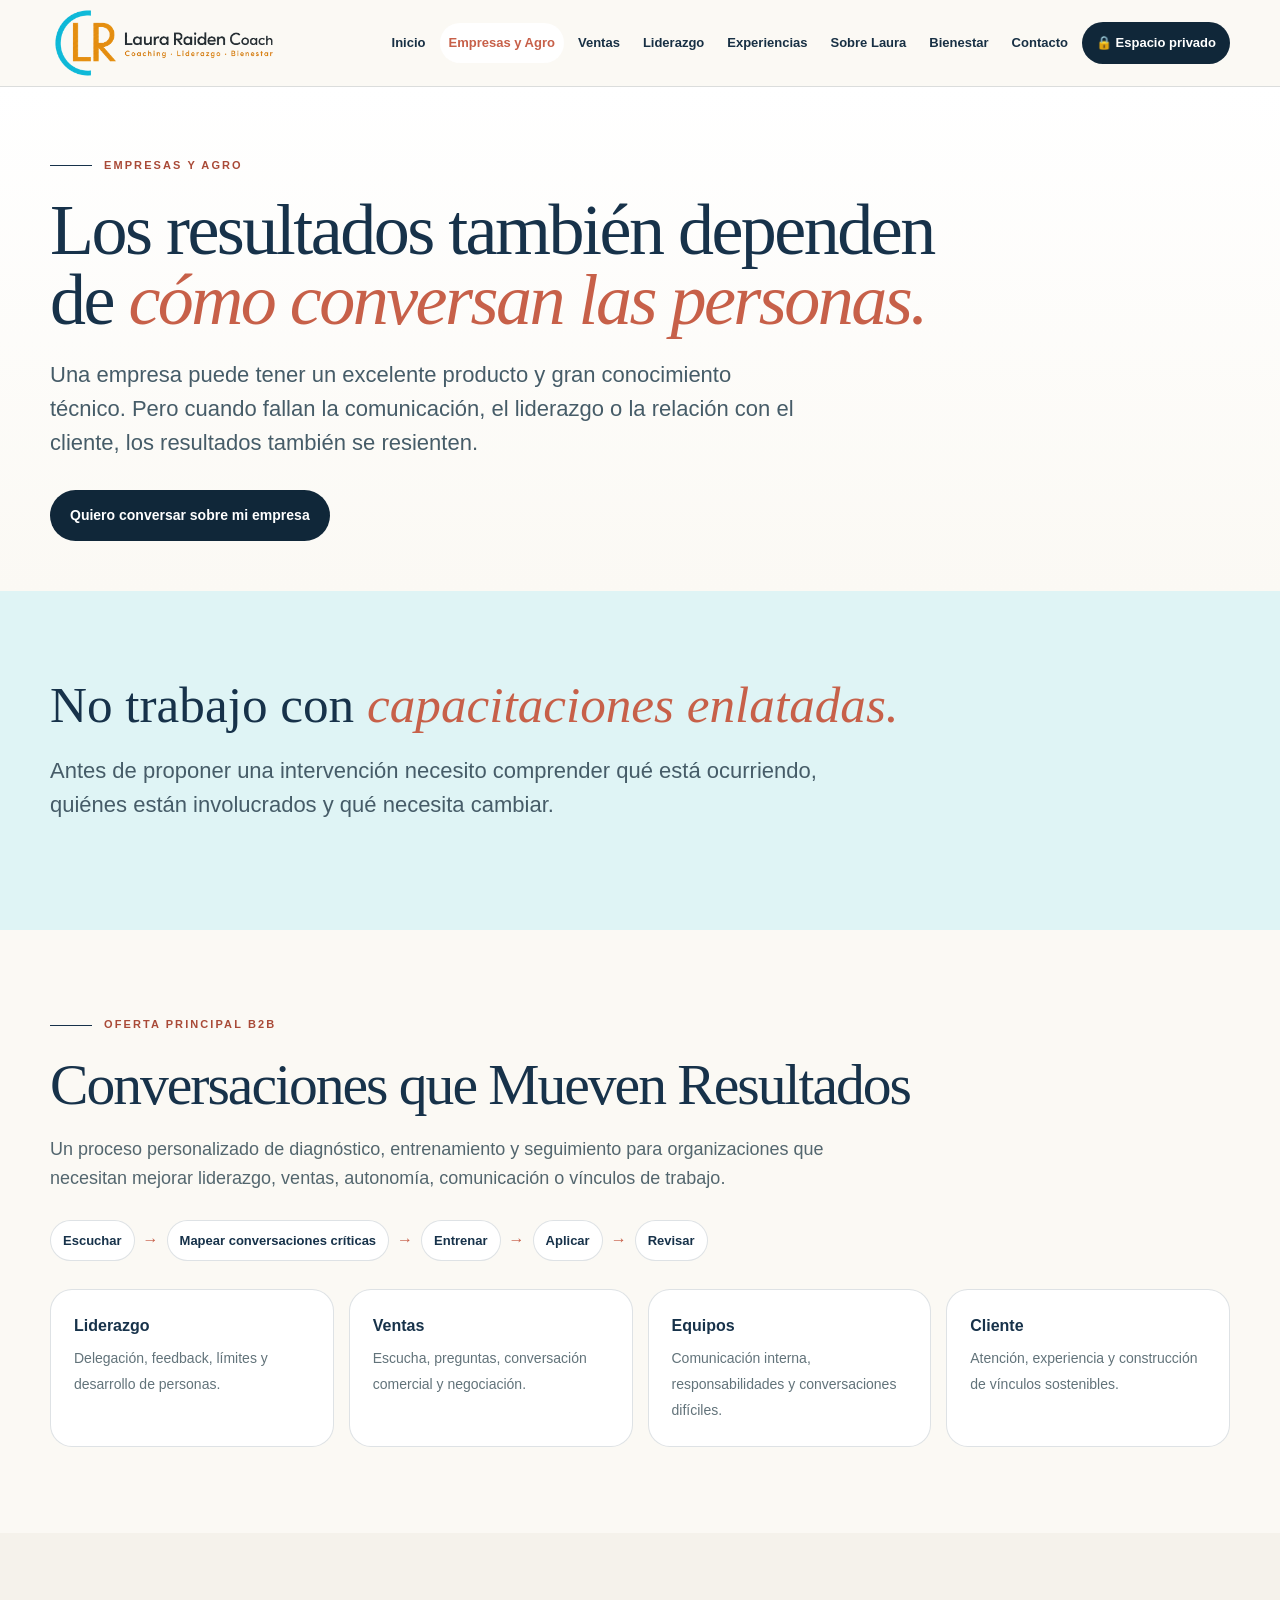
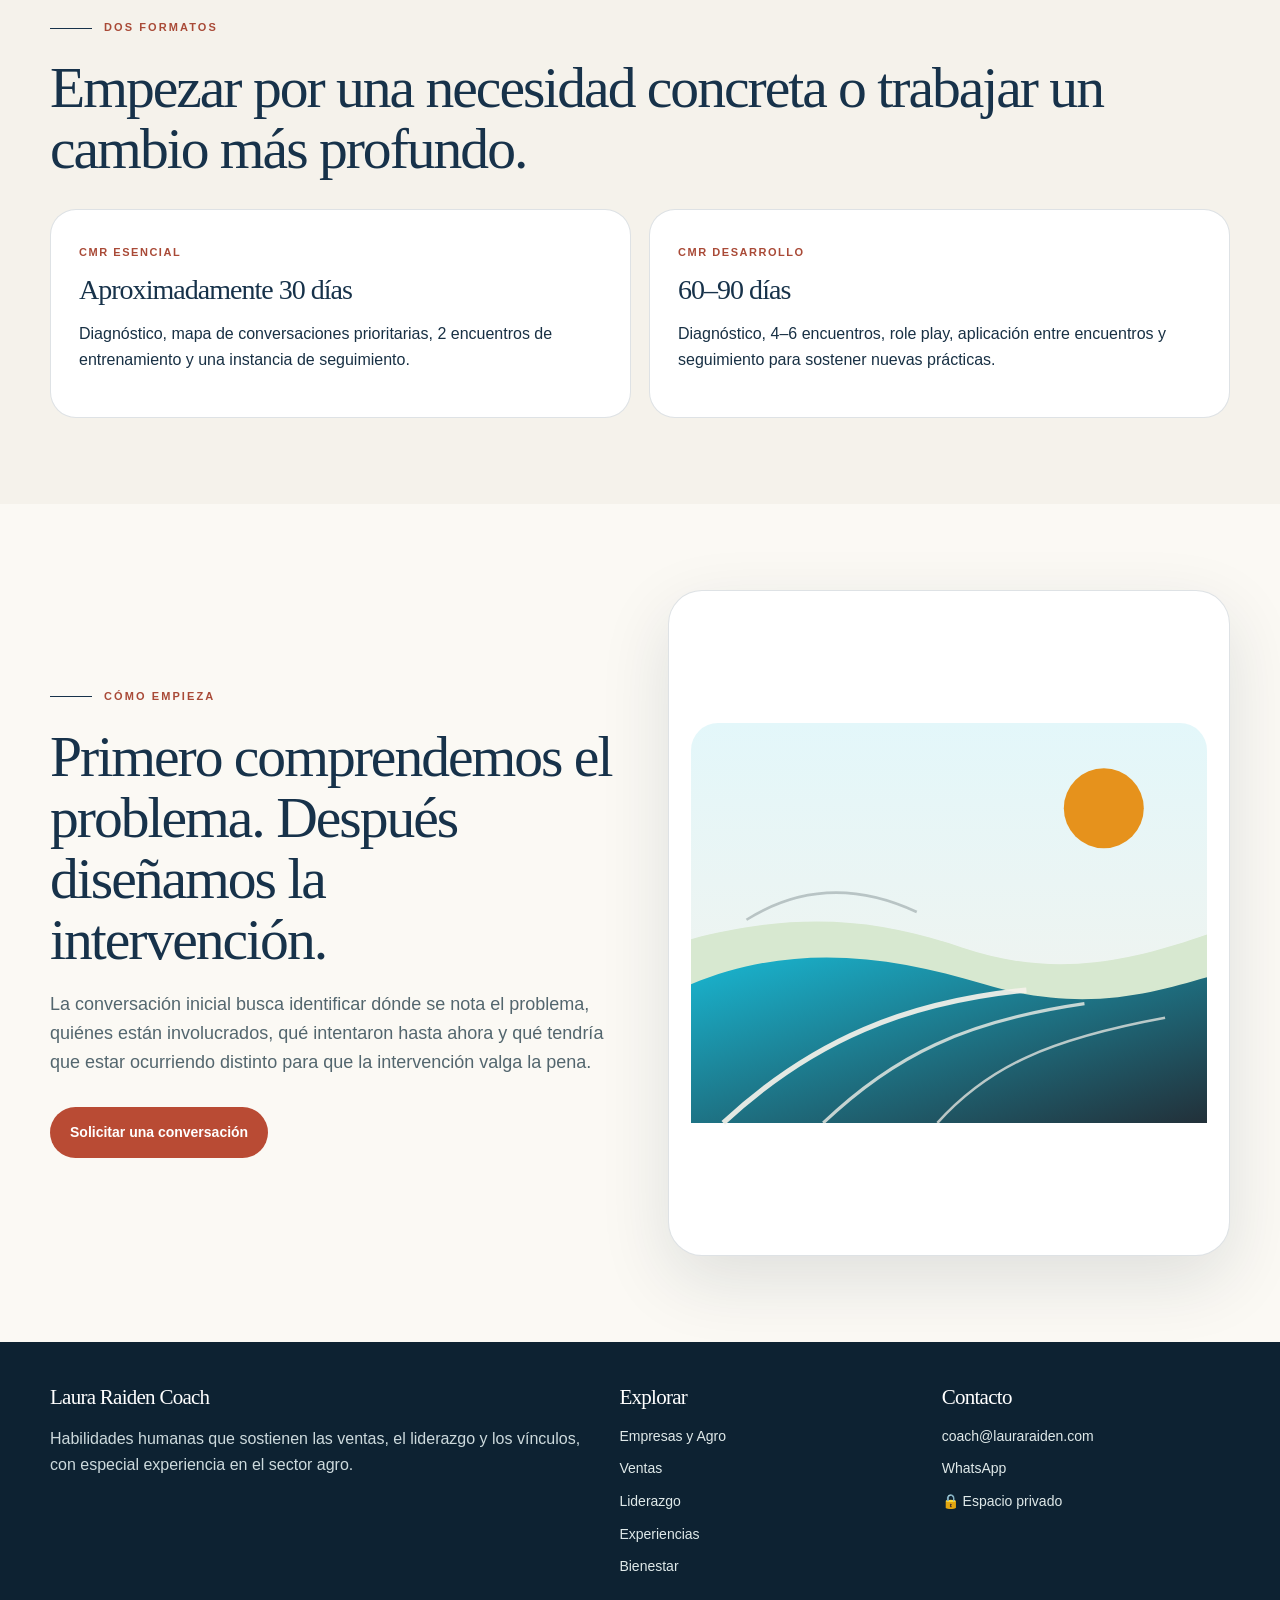
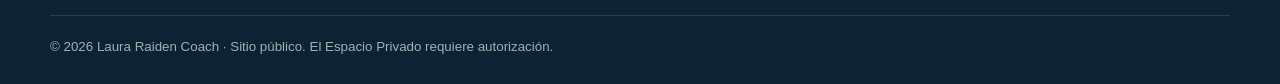
<file: empresas-agro/index.html>
<!doctype html>
<html lang="es-AR">
<head>
<meta charset="utf-8">
<meta name="viewport" content="width=device-width,initial-scale=1">
<meta name="theme-color" content="#223039">
<title>Capacitación para Empresas y Equipos del Agro | Laura Raiden</title>
<meta name="description" content="Capacitación y acompañamiento personalizado para empresas y equipos del agro en liderazgo, ventas, comunicación, autonomía y experiencia del cliente.">
<meta name="robots" content="index,follow,max-image-preview:large">
<link rel="canonical" href="https://www.lauraraiden.com/empresas-agro/">
<link rel="icon" href="../assets/favicon.png" type="image/png">
<link rel="stylesheet" href="../assets/styles.css">
<meta property="og:type" content="website">
<meta property="og:locale" content="es_AR">
<meta property="og:site_name" content="Laura Raiden Coach">
<meta property="og:title" content="Capacitación para Empresas y Equipos del Agro | Laura Raiden">
<meta property="og:description" content="Capacitación y acompañamiento personalizado para empresas y equipos del agro en liderazgo, ventas, comunicación, autonomía y experiencia del cliente.">
<meta property="og:url" content="https://www.lauraraiden.com/empresas-agro/">
<meta property="og:image" content="https://www.lauraraiden.com/assets/og-laura-raiden.jpg">
<meta property="og:image:width" content="1200">
<meta property="og:image:height" content="630">
<meta property="og:image:alt" content="Laura Raiden Coach · Liderazgo, Ventas y Agro">
<meta name="twitter:card" content="summary_large_image">
<script type="application/ld+json">{"@context":"https://schema.org","@graph":[{"@type":"Person","@id":"https://www.lauraraiden.com/#laura","name":"Laura Raiden","url":"https://www.lauraraiden.com","jobTitle":"Coach ontológica, capacitadora en ventas y consultora","email":"coach@lauraraiden.com","telephone":"+54 9 358 490 3227","knowsAbout":["Coaching","Liderazgo","Ventas","Comunicación","Gestión de la cultura de innovación","Sector agro"]},{"@type":"WebSite","@id":"https://www.lauraraiden.com/#website","url":"https://www.lauraraiden.com/","name":"Laura Raiden Coach","inLanguage":"es-AR"},{"@type":"WebPage","@id":"https://www.lauraraiden.com/empresas-agro/#webpage","url":"https://www.lauraraiden.com/empresas-agro/","name":"Capacitación para Empresas y Equipos del Agro | Laura Raiden","description":"Capacitación y acompañamiento personalizado para empresas y equipos del agro en liderazgo, ventas, comunicación, autonomía y experiencia del cliente.","isPartOf":{"@id":"https://www.lauraraiden.com/#website"},"about":{"@id":"https://www.lauraraiden.com/#laura"},"inLanguage":"es-AR"},{"@type":"Service","name":"Conversaciones que Mueven Resultados","provider":{"@id":"https://www.lauraraiden.com/#laura"},"areaServed":"Argentina","audience":{"@type":"BusinessAudience","audienceType":"Empresas y equipos del agro"}}]}</script>
</head>
<body>
<a class="skip" href="#contenido">Saltar al contenido</a>
<header class="site-header">
 <div class="wrap header-row">
  <a class="brand" href="../index.html" aria-label="Laura Raiden Coach - Inicio">
   <img class="brand-logo" src="../assets/laura-raiden-logo-horizontal.png" width="1515" height="506" alt="Laura Raiden Coach · Coaching, Liderazgo y Bienestar">
  </a>
  <button class="menu-btn" type="button" aria-label="Abrir menú" aria-expanded="false">☰</button>
  <nav class="nav" aria-label="Navegación principal"><a href="../index.html">Inicio</a><a href="../empresas-agro/index.html" aria-current="page">Empresas y Agro</a><a href="../ventas/index.html">Ventas</a><a href="../liderazgo/index.html">Liderazgo</a><a href="../experiencias/index.html">Experiencias</a><a href="../sobre-laura/index.html">Sobre Laura</a><a href="../bienestar/index.html">Bienestar</a><a href="../contacto/index.html">Contacto</a><a class="private-link" href="https://sites.google.com/lauraraiden.com/laura-raiden-privado/inicio" target="_blank" rel="noopener">🔒 Espacio privado</a></nav>
 </div>
</header>
<main id="contenido">
<section class="page-hero"><div class="wrap">
 <div class="eyebrow">Empresas y Agro</div>
 <h1>Los resultados también dependen de <span class="em">cómo conversan las personas.</span></h1>
 <p class="lead">Una empresa puede tener un excelente producto y gran conocimiento técnico. Pero cuando fallan la comunicación, el liderazgo o la relación con el cliente, los resultados también se resienten.</p>
 <div class="actions"><a class="btn btn-dark" href="https://wa.me/5493584903227?text=Hola%20Laura.%20Vi%20tu%20propuesta%20para%20empresas%20y%20quisiera%20conversar%20sobre%20una%20situaci%C3%B3n%20que%20estamos%20viviendo%20en%20nuestro%20equipo." target="_blank" rel="noopener">Quiero conversar sobre mi empresa</a></div>
</div></section>

<section class="section section-aqua"><div class="wrap">
 <p class="quote">No trabajo con <span class="em">capacitaciones enlatadas.</span></p>
 <p class="lead max840">Antes de proponer una intervención necesito comprender qué está ocurriendo, quiénes están involucrados y qué necesita cambiar.</p>
</div></section>

<section class="section"><div class="wrap">
 <div class="eyebrow">Oferta principal B2B</div>
 <h2>Conversaciones que Mueven Resultados</h2>
 <p class="small-lead">Un proceso personalizado de diagnóstico, entrenamiento y seguimiento para organizaciones que necesitan mejorar liderazgo, ventas, autonomía, comunicación o vínculos de trabajo.</p>
 <div class="flow"><span>Escuchar</span><i>→</i><span>Mapear conversaciones críticas</span><i>→</i><span>Entrenar</span><i>→</i><span>Aplicar</span><i>→</i><span>Revisar</span></div>
 <div class="service-grid">
  <div class="mini"><strong>Liderazgo</strong><span>Delegación, feedback, límites y desarrollo de personas.</span></div>
  <div class="mini"><strong>Ventas</strong><span>Escucha, preguntas, conversación comercial y negociación.</span></div>
  <div class="mini"><strong>Equipos</strong><span>Comunicación interna, responsabilidades y conversaciones difíciles.</span></div>
  <div class="mini"><strong>Cliente</strong><span>Atención, experiencia y construcción de vínculos sostenibles.</span></div>
 </div>
</div></section>

<section class="section section-paper"><div class="wrap">
 <div class="eyebrow">Dos formatos</div>
 <h2>Empezar por una necesidad concreta o trabajar un cambio más profundo.</h2>
 <div class="two-formats">
  <article class="format"><span class="badge">CMR Esencial</span><h3>Aproximadamente 30 días</h3><p>Diagnóstico, mapa de conversaciones prioritarias, 2 encuentros de entrenamiento y una instancia de seguimiento.</p></article>
  <article class="format"><span class="badge">CMR Desarrollo</span><h3>60–90 días</h3><p>Diagnóstico, 4–6 encuentros, role play, aplicación entre encuentros y seguimiento para sostener nuevas prácticas.</p></article>
 </div>
</div></section>

<section class="section"><div class="wrap split">
 <div>
  <div class="eyebrow">Cómo empieza</div><h2>Primero comprendemos el problema. Después diseñamos la intervención.</h2>
  <p class="small-lead">La conversación inicial busca identificar dónde se nota el problema, quiénes están involucrados, qué intentaron hasta ahora y qué tendría que estar ocurriendo distinto para que la intervención valga la pena.</p>
  <div class="actions"><a class="btn btn-coral" href="https://wa.me/5493584903227?text=Hola%20Laura.%20Vi%20tu%20propuesta%20para%20empresas%20y%20quisiera%20conversar%20sobre%20una%20situaci%C3%B3n%20que%20estamos%20viviendo%20en%20nuestro%20equipo." target="_blank" rel="noopener">Solicitar una conversación</a></div>
 </div>
 <div class="visual-panel"><img src="../assets/agro-abstracto.svg" width="800" height="620" alt="Ilustración de campos y horizonte para representar empresas del agro"></div>
</div></section>
</main>
<footer class="footer">
 <div class="wrap">
  <div class="footer-grid">
   <div><h3>Laura Raiden Coach</h3><p>Habilidades humanas que sostienen las ventas, el liderazgo y los vínculos, con especial experiencia en el sector agro.</p></div>
   <div><h3>Explorar</h3><a href="../empresas-agro/index.html">Empresas y Agro</a><a href="../ventas/index.html">Ventas</a><a href="../liderazgo/index.html">Liderazgo</a><a href="../experiencias/index.html">Experiencias</a><a href="../bienestar/index.html">Bienestar</a></div>
   <div><h3>Contacto</h3><a href="mailto:coach@lauraraiden.com">coach@lauraraiden.com</a><a href="https://wa.me/5493584903227?text=Hola%20Laura.%20Vi%20tu%20p%C3%A1gina%20web%20y%20quisiera%20hacerte%20una%20consulta%20sobre%20tus%20servicios." target="_blank" rel="noopener">WhatsApp</a><a href="https://sites.google.com/lauraraiden.com/laura-raiden-privado/inicio" target="_blank" rel="noopener">🔒 Espacio privado</a></div>
  </div>
  <small>© 2026 Laura Raiden Coach · Sitio público. El Espacio Privado requiere autorización.</small>
 </div>
</footer>
<script src="../assets/site.js" defer></script>
</body>
</html>
</file>
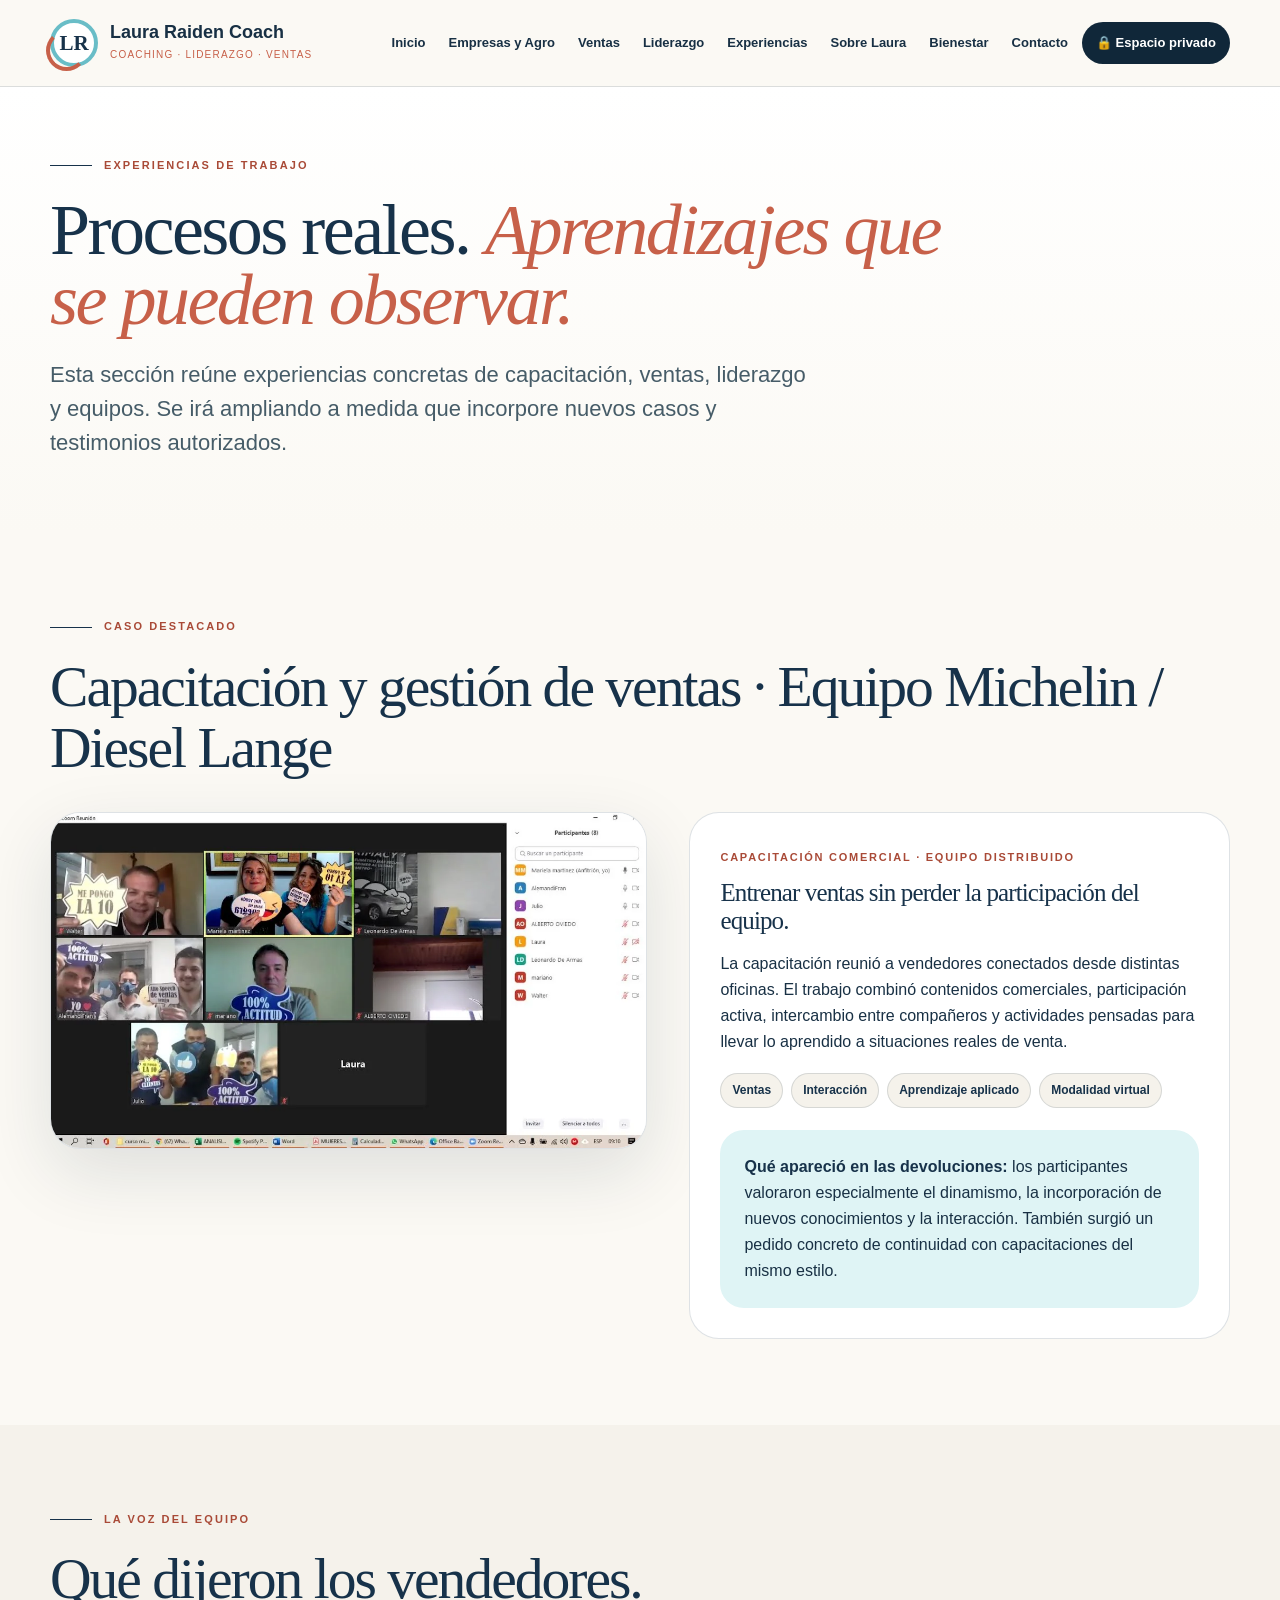
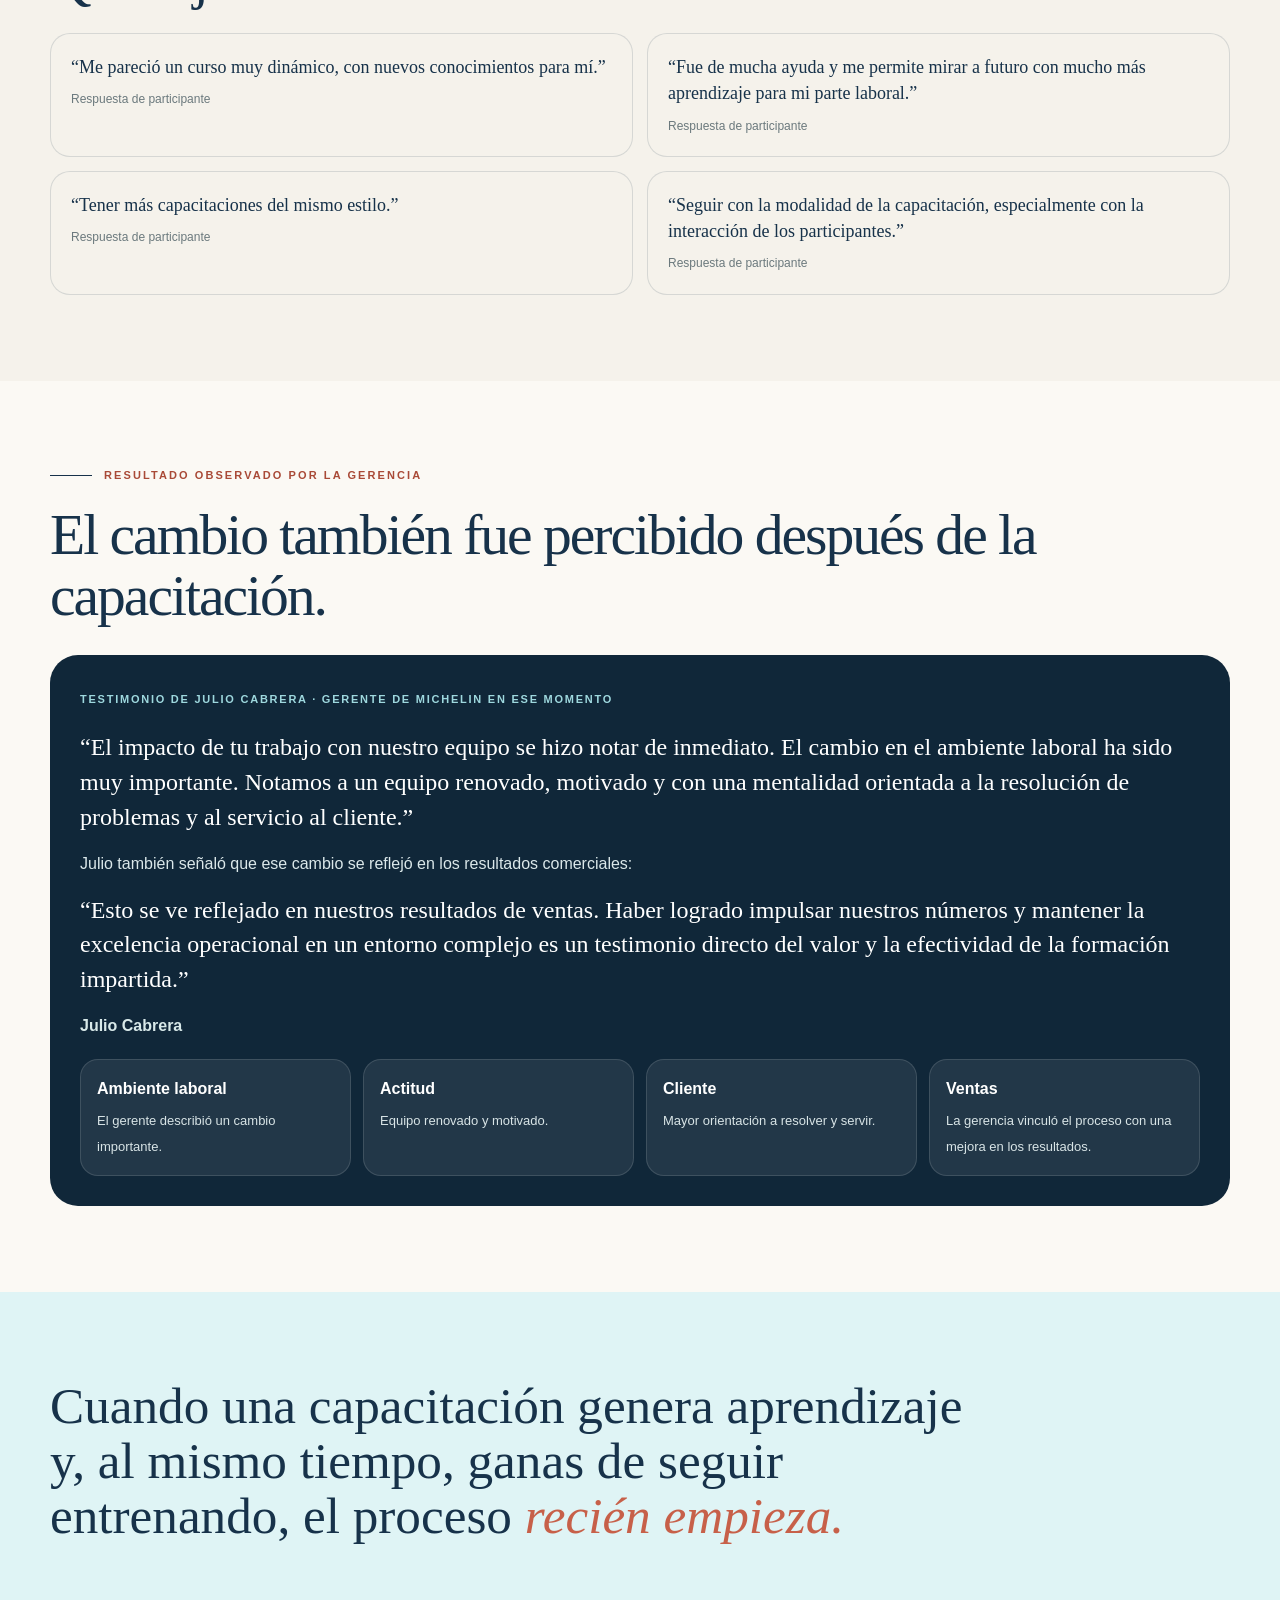
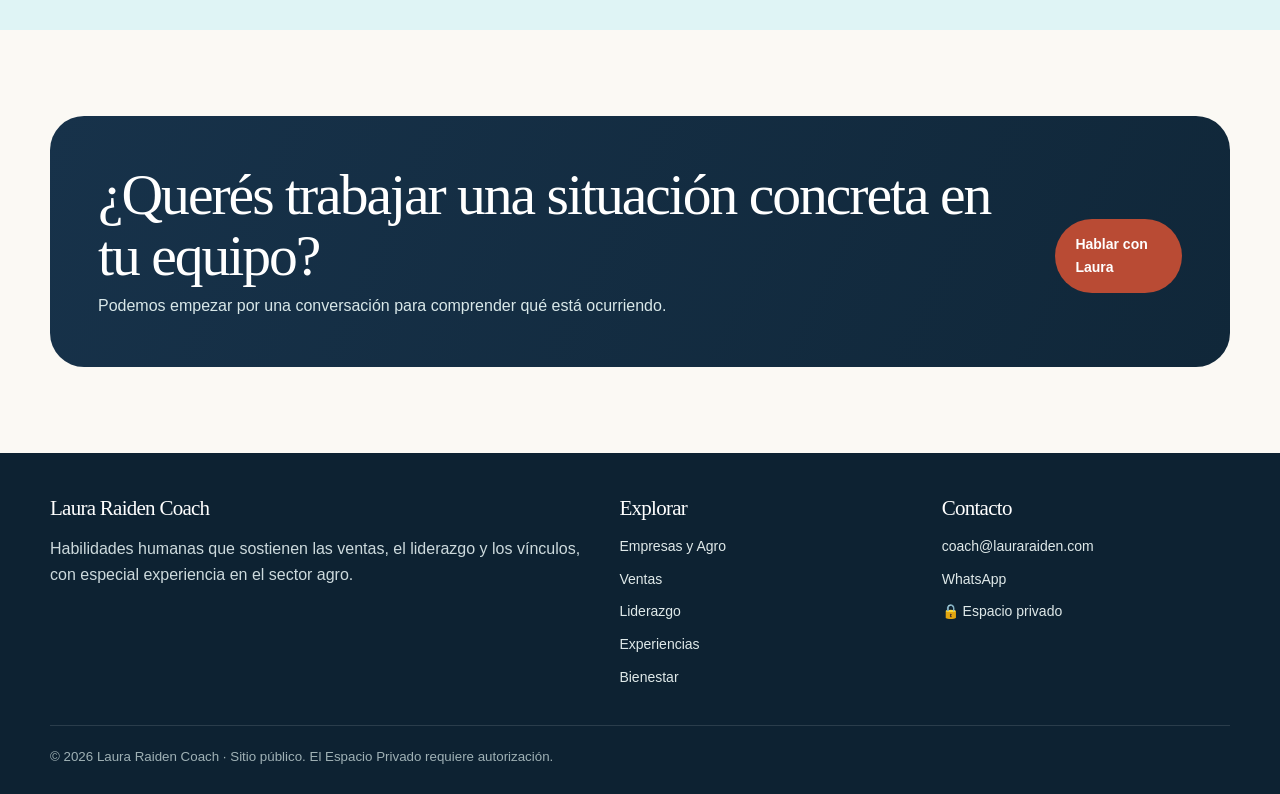
<file: experiencias/index.html>
<!doctype html><html lang="es-AR"><head>
<meta charset="utf-8"><meta name="viewport" content="width=device-width,initial-scale=1">
<meta name="theme-color" content="#223039">
<title>Experiencias de Trabajo | Laura Raiden Coach</title>
<meta name="description" content="Experiencias reales de capacitación, ventas, liderazgo y equipos acompañadas por Laura Raiden Coach, con casos y testimonios autorizados.">
<meta name="robots" content="index,follow,max-image-preview:large">
<link rel="canonical" href="https://www.lauraraiden.com/experiencias/">
<link rel="icon" href="../assets/favicon.png" type="image/png">
<link rel="stylesheet" href="../assets/styles.css">
<meta property="og:type" content="website"><meta property="og:locale" content="es_AR">
<meta property="og:site_name" content="Laura Raiden Coach">
<meta property="og:title" content="Experiencias de Trabajo | Laura Raiden Coach">
<meta property="og:description" content="Experiencias reales de capacitación, ventas, liderazgo y equipos acompañadas por Laura Raiden Coach.">
<meta property="og:url" content="https://www.lauraraiden.com/experiencias/">
<meta property="og:image" content="https://www.lauraraiden.com/assets/og-laura-raiden.jpg">
<meta name="twitter:card" content="summary_large_image">
</head><body>
<a class="skip" href="#contenido">Saltar al contenido</a>
<header class="site-header">
<div class="wrap header-row">
<a aria-label="Laura Raiden Coach - Inicio" class="brand" href="../index.html">
<span class="mark"><span>LR</span></span>
<span><strong>Laura Raiden Coach</strong><small>Coaching · Liderazgo · Ventas</small></span>
</a>
<button aria-expanded="false" aria-label="Abrir menú" class="menu-btn" type="button">☰</button>
<nav aria-label="Navegación principal" class="nav"><a href="../index.html">Inicio</a><a href="../empresas-agro/index.html">Empresas y Agro</a><a href="../ventas/index.html">Ventas</a><a href="../liderazgo/index.html">Liderazgo</a><a href="../experiencias/index.html">Experiencias</a><a href="../sobre-laura/index.html">Sobre Laura</a><a href="../bienestar/index.html">Bienestar</a><a href="../contacto/index.html">Contacto</a><a class="private-link" href="https://sites.google.com/lauraraiden.com/laura-raiden-privado/inicio" rel="noopener" target="_blank">🔒 Espacio privado</a></nav>
</div>
</header>
<main id="contenido">
<section class="page-hero"><div class="wrap">
 <div class="eyebrow">Experiencias de trabajo</div>
 <h1>Procesos reales. <span class="em">Aprendizajes que se pueden observar.</span></h1>
 <p class="lead">Esta sección reúne experiencias concretas de capacitación, ventas, liderazgo y equipos. Se irá ampliando a medida que incorpore nuevos casos y testimonios autorizados.</p>
</div></section>

<section class="section"><div class="wrap">
 <div class="eyebrow">Caso destacado</div>
 <h2>Capacitación y gestión de ventas · Equipo Michelin / Diesel Lange</h2>
 <div class="case-feature">
  <div class="case-photo">
   <img src="../assets/caso-michelin-diesel-lange.webp" width="1127" height="633" loading="lazy" decoding="async" alt="Capacitación comercial con integrantes del equipo Michelin de Diesel Lange conectados desde distintas oficinas">
  </div>
  <div class="case-copy">
   <span class="case-label">Capacitación comercial · Equipo distribuido</span>
   <h3>Entrenar ventas sin perder la participación del equipo.</h3>
   <p>La capacitación reunió a vendedores conectados desde distintas oficinas. El trabajo combinó contenidos comerciales, participación activa, intercambio entre compañeros y actividades pensadas para llevar lo aprendido a situaciones reales de venta.</p>
   <div class="case-meta"><span>Ventas</span><span>Interacción</span><span>Aprendizaje aplicado</span><span>Modalidad virtual</span></div>
   <div class="case-summary"><strong>Qué apareció en las devoluciones:</strong> los participantes valoraron especialmente el dinamismo, la incorporación de nuevos conocimientos y la interacción. También surgió un pedido concreto de continuidad con capacitaciones del mismo estilo.</div>
  </div>
 </div>
</div></section>

<section class="section section-paper"><div class="wrap">
 <div class="eyebrow">La voz del equipo</div>
 <h2>Qué dijeron los vendedores.</h2>
 <div class="testimonials">
  <article class="testimonial"><p>“Me pareció un curso muy dinámico, con nuevos conocimientos para mí.”</p><small>Respuesta de participante</small></article>
  <article class="testimonial"><p>“Fue de mucha ayuda y me permite mirar a futuro con mucho más aprendizaje para mi parte laboral.”</p><small>Respuesta de participante</small></article>
  <article class="testimonial"><p>“Tener más capacitaciones del mismo estilo.”</p><small>Respuesta de participante</small></article>
  <article class="testimonial"><p>“Seguir con la modalidad de la capacitación, especialmente con la interacción de los participantes.”</p><small>Respuesta de participante</small></article>
 </div>
</div></section>


<section class="section"><div class="wrap">
 <div class="eyebrow">Resultado observado por la gerencia</div>
 <h2>El cambio también fue percibido después de la capacitación.</h2>
 <div class="manager-result">
  <span class="case-label">Testimonio de Julio Cabrera · Gerente de Michelin en ese momento</span>
  <blockquote>“El impacto de tu trabajo con nuestro equipo se hizo notar de inmediato. El cambio en el ambiente laboral ha sido muy importante. Notamos a un equipo renovado, motivado y con una mentalidad orientada a la resolución de problemas y al servicio al cliente.”</blockquote>
  <p>Julio también señaló que ese cambio se reflejó en los resultados comerciales:</p>
  <blockquote>“Esto se ve reflejado en nuestros resultados de ventas. Haber logrado impulsar nuestros números y mantener la excelencia operacional en un entorno complejo es un testimonio directo del valor y la efectividad de la formación impartida.”</blockquote>
  <cite>Julio Cabrera</cite>
  <div class="result-points">
   <div class="result-point"><strong>Ambiente laboral</strong><span>El gerente describió un cambio importante.</span></div>
   <div class="result-point"><strong>Actitud</strong><span>Equipo renovado y motivado.</span></div>
   <div class="result-point"><strong>Cliente</strong><span>Mayor orientación a resolver y servir.</span></div>
   <div class="result-point"><strong>Ventas</strong><span>La gerencia vinculó el proceso con una mejora en los resultados.</span></div>
  </div>
 </div>
</div></section>

<section class="section section-aqua"><div class="wrap">
 <p class="quote">Cuando una capacitación genera aprendizaje y, al mismo tiempo, ganas de seguir entrenando, el proceso <span class="em">recién empieza.</span></p>
</div></section>

<section class="section"><div class="wrap cta-band">
 <div><h2>¿Querés trabajar una situación concreta en tu equipo?</h2><p>Podemos empezar por una conversación para comprender qué está ocurriendo.</p></div>
 <div class="actions"><a class="btn btn-coral" href="https://wa.me/5493584903227?text=Hola%20Laura.%20Vi%20las%20experiencias%20de%20trabajo%20en%20tu%20web%20y%20quisiera%20conversar%20sobre%20una%20situaci%C3%B3n%20de%20nuestro%20equipo." target="_blank" rel="noopener">Hablar con Laura</a></div>
 </div>
</section>
</main><footer class="footer">
<div class="wrap">
<div class="footer-grid">
<div><h3>Laura Raiden Coach</h3><p>Habilidades humanas que sostienen las ventas, el liderazgo y los vínculos, con especial experiencia en el sector agro.</p></div>
<div><h3>Explorar</h3><a href="../empresas-agro/index.html">Empresas y Agro</a><a href="../ventas/index.html">Ventas</a><a href="../liderazgo/index.html">Liderazgo</a><a href="../experiencias/index.html">Experiencias</a><a href="../bienestar/index.html">Bienestar</a></div>
<div><h3>Contacto</h3><a href="mailto:coach@lauraraiden.com">coach@lauraraiden.com</a><a href="https://wa.me/5493584903227?text=Hola%20Laura.%20Vi%20tu%20p%C3%A1gina%20web%20y%20quisiera%20hacerte%20una%20consulta%20sobre%20tus%20servicios." rel="noopener" target="_blank">WhatsApp</a><a href="https://sites.google.com/lauraraiden.com/laura-raiden-privado/inicio" rel="noopener" target="_blank">🔒 Espacio privado</a></div>
</div>
<small>© 2026 Laura Raiden Coach · Sitio público. El Espacio Privado requiere autorización.</small>
</div>
</footer><script defer="" src="../assets/site.js"></script></body></html>
</file>
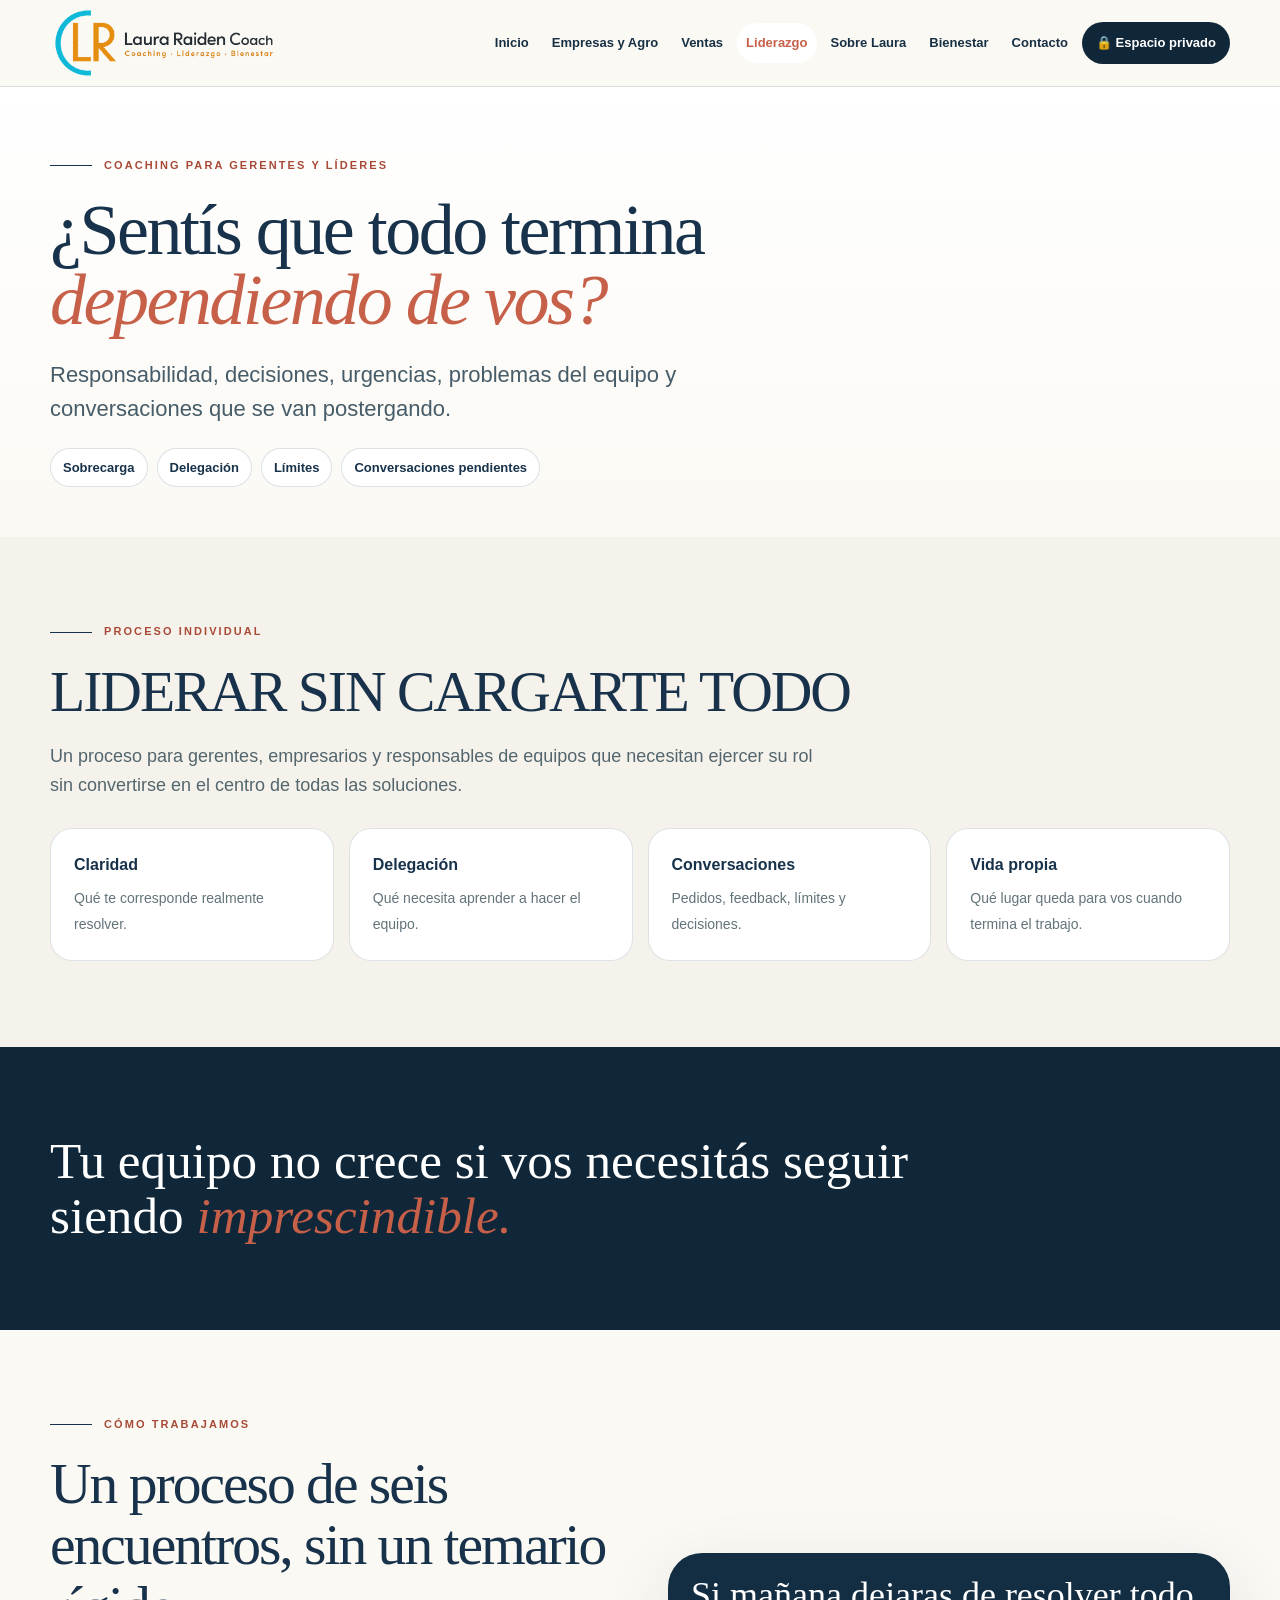
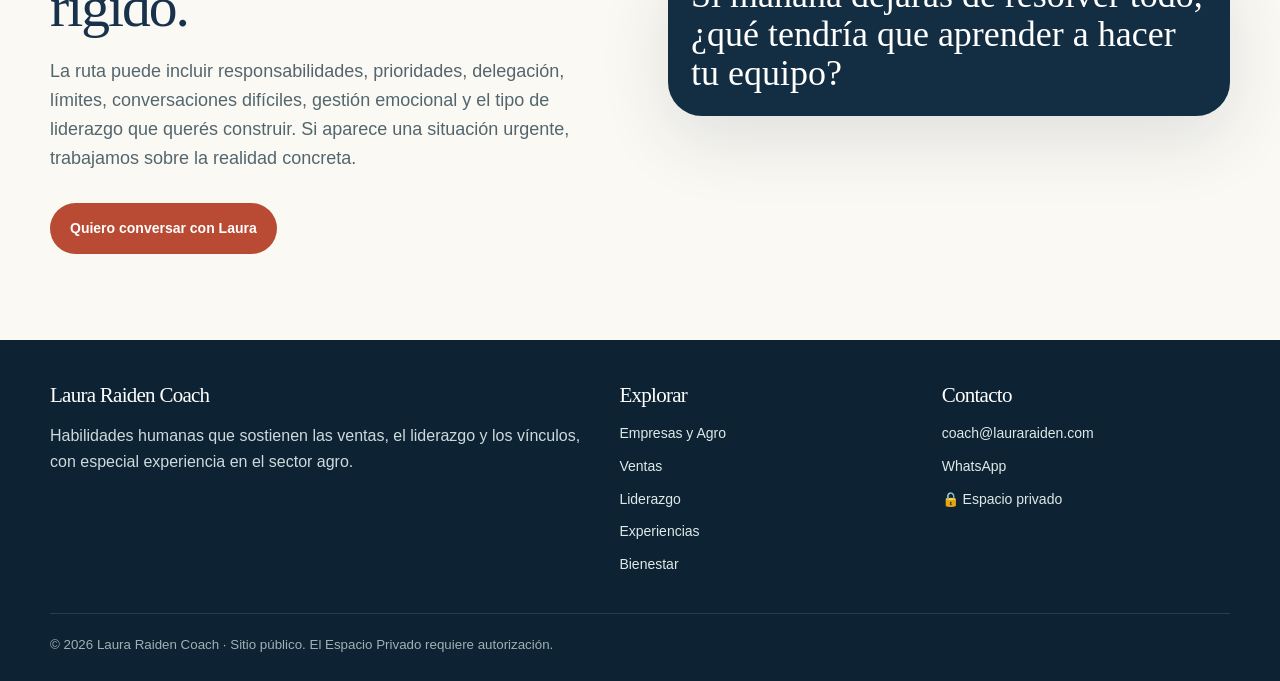
<file: liderazgo/index.html>
<!doctype html>
<html lang="es-AR">
<head>
<meta charset="utf-8">
<meta name="viewport" content="width=device-width,initial-scale=1">
<meta name="theme-color" content="#223039">
<title>Coaching para Gerentes y Líderes | Laura Raiden</title>
<meta name="description" content="Coaching individual para gerentes, empresarios y responsables de equipos que necesitan delegar, poner límites y liderar sin cargarse todo.">
<meta name="robots" content="index,follow,max-image-preview:large">
<link rel="canonical" href="https://www.lauraraiden.com/liderazgo/">
<link rel="icon" href="../assets/favicon.png" type="image/png">
<link rel="stylesheet" href="../assets/styles.css">
<meta property="og:type" content="website">
<meta property="og:locale" content="es_AR">
<meta property="og:site_name" content="Laura Raiden Coach">
<meta property="og:title" content="Coaching para Gerentes y Líderes | Laura Raiden">
<meta property="og:description" content="Coaching individual para gerentes, empresarios y responsables de equipos que necesitan delegar, poner límites y liderar sin cargarse todo.">
<meta property="og:url" content="https://www.lauraraiden.com/liderazgo/">
<meta property="og:image" content="https://www.lauraraiden.com/assets/og-laura-raiden.jpg">
<meta property="og:image:width" content="1200">
<meta property="og:image:height" content="630">
<meta property="og:image:alt" content="Laura Raiden Coach · Liderazgo, Ventas y Agro">
<meta name="twitter:card" content="summary_large_image">
<script type="application/ld+json">{"@context":"https://schema.org","@graph":[{"@type":"Person","@id":"https://www.lauraraiden.com/#laura","name":"Laura Raiden","url":"https://www.lauraraiden.com","jobTitle":"Coach ontológica, capacitadora en ventas y consultora","email":"coach@lauraraiden.com","telephone":"+54 9 358 490 3227","knowsAbout":["Coaching","Liderazgo","Ventas","Comunicación","Gestión de la cultura de innovación","Sector agro"]},{"@type":"WebSite","@id":"https://www.lauraraiden.com/#website","url":"https://www.lauraraiden.com/","name":"Laura Raiden Coach","inLanguage":"es-AR"},{"@type":"WebPage","@id":"https://www.lauraraiden.com/liderazgo/#webpage","url":"https://www.lauraraiden.com/liderazgo/","name":"Coaching para Gerentes y Líderes | Laura Raiden","description":"Coaching individual para gerentes, empresarios y responsables de equipos que necesitan delegar, poner límites y liderar sin cargarse todo.","isPartOf":{"@id":"https://www.lauraraiden.com/#website"},"about":{"@id":"https://www.lauraraiden.com/#laura"},"inLanguage":"es-AR"},{"@type":"Service","name":"Liderar sin Cargarte Todo","provider":{"@id":"https://www.lauraraiden.com/#laura"},"areaServed":"Argentina","audience":{"@type":"Audience","audienceType":"Gerentes, empresarios y responsables de equipos"}}]}</script>
</head>
<body>
<a class="skip" href="#contenido">Saltar al contenido</a>
<header class="site-header">
 <div class="wrap header-row">
  <a class="brand" href="../index.html" aria-label="Laura Raiden Coach - Inicio">
   <img class="brand-logo" src="../assets/laura-raiden-logo-horizontal.png" width="1515" height="506" alt="Laura Raiden Coach · Coaching, Liderazgo y Bienestar">
  </a>
  <button class="menu-btn" type="button" aria-label="Abrir menú" aria-expanded="false">☰</button>
  <nav class="nav" aria-label="Navegación principal"><a href="../index.html">Inicio</a><a href="../empresas-agro/index.html">Empresas y Agro</a><a href="../ventas/index.html">Ventas</a><a href="../liderazgo/index.html" aria-current="page">Liderazgo</a><a href="../sobre-laura/index.html">Sobre Laura</a><a href="../bienestar/index.html">Bienestar</a><a href="../contacto/index.html">Contacto</a><a class="private-link" href="https://sites.google.com/lauraraiden.com/laura-raiden-privado/inicio" target="_blank" rel="noopener">🔒 Espacio privado</a></nav>
 </div>
</header>
<main id="contenido">
<section class="page-hero"><div class="wrap">
 <div class="eyebrow">Coaching para gerentes y líderes</div>
 <h1>¿Sentís que todo termina <span class="em">dependiendo de vos?</span></h1>
 <p class="lead">Responsabilidad, decisiones, urgencias, problemas del equipo y conversaciones que se van postergando.</p>
 <div class="chips"><span class="chip">Sobrecarga</span><span class="chip">Delegación</span><span class="chip">Límites</span><span class="chip">Conversaciones pendientes</span></div>
</div></section>

<section class="section section-paper"><div class="wrap">
 <div class="eyebrow">Proceso individual</div>
 <h2>LIDERAR SIN CARGARTE TODO</h2>
 <p class="small-lead">Un proceso para gerentes, empresarios y responsables de equipos que necesitan ejercer su rol sin convertirse en el centro de todas las soluciones.</p>
 <div class="service-grid">
  <div class="mini"><strong>Claridad</strong><span>Qué te corresponde realmente resolver.</span></div>
  <div class="mini"><strong>Delegación</strong><span>Qué necesita aprender a hacer el equipo.</span></div>
  <div class="mini"><strong>Conversaciones</strong><span>Pedidos, feedback, límites y decisiones.</span></div>
  <div class="mini"><strong>Vida propia</strong><span>Qué lugar queda para vos cuando termina el trabajo.</span></div>
 </div>
</div></section>

<section class="section section-deep"><div class="wrap">
 <p class="quote white">Tu equipo no crece si vos necesitás seguir siendo <span class="em">imprescindible.</span></p>
</div></section>

<section class="section"><div class="wrap split">
 <div>
  <div class="eyebrow">Cómo trabajamos</div>
  <h2>Un proceso de seis encuentros, sin un temario rígido.</h2>
  <p class="small-lead">La ruta puede incluir responsabilidades, prioridades, delegación, límites, conversaciones difíciles, gestión emocional y el tipo de liderazgo que querés construir. Si aparece una situación urgente, trabajamos sobre la realidad concreta.</p>
  <div class="actions"><a class="btn btn-coral" href="https://wa.me/5493584903227?text=Hola%20Laura.%20Vi%20Liderar%20sin%20Cargarte%20Todo%20y%20quisiera%20conversar%20sobre%20una%20situaci%C3%B3n%20que%20estoy%20atravesando%20en%20mi%20trabajo." target="_blank" rel="noopener">Quiero conversar con Laura</a></div>
 </div>
 <div class="visual-panel dark">
  <p class="quote white" style="font-size:36px">Si mañana dejaras de resolver todo, ¿qué tendría que aprender a hacer tu equipo?</p>
 </div>
</div></section>
</main>
<footer class="footer">
 <div class="wrap">
  <div class="footer-grid">
   <div><h3>Laura Raiden Coach</h3><p>Habilidades humanas que sostienen las ventas, el liderazgo y los vínculos, con especial experiencia en el sector agro.</p></div>
   <div><h3>Explorar</h3><a href="../empresas-agro/index.html">Empresas y Agro</a><a href="../ventas/index.html">Ventas</a><a href="../liderazgo/index.html">Liderazgo</a><a href="../experiencias/index.html">Experiencias</a><a href="../bienestar/index.html">Bienestar</a></div>
   <div><h3>Contacto</h3><a href="mailto:coach@lauraraiden.com">coach@lauraraiden.com</a><a href="https://wa.me/5493584903227?text=Hola%20Laura.%20Vi%20tu%20p%C3%A1gina%20web%20y%20quisiera%20hacerte%20una%20consulta%20sobre%20tus%20servicios." target="_blank" rel="noopener">WhatsApp</a><a href="https://sites.google.com/lauraraiden.com/laura-raiden-privado/inicio" target="_blank" rel="noopener">🔒 Espacio privado</a></div>
  </div>
  <small>© 2026 Laura Raiden Coach · Sitio público. El Espacio Privado requiere autorización.</small>
 </div>
</footer>
<script src="../assets/site.js" defer></script>
</body>
</html>
</file>
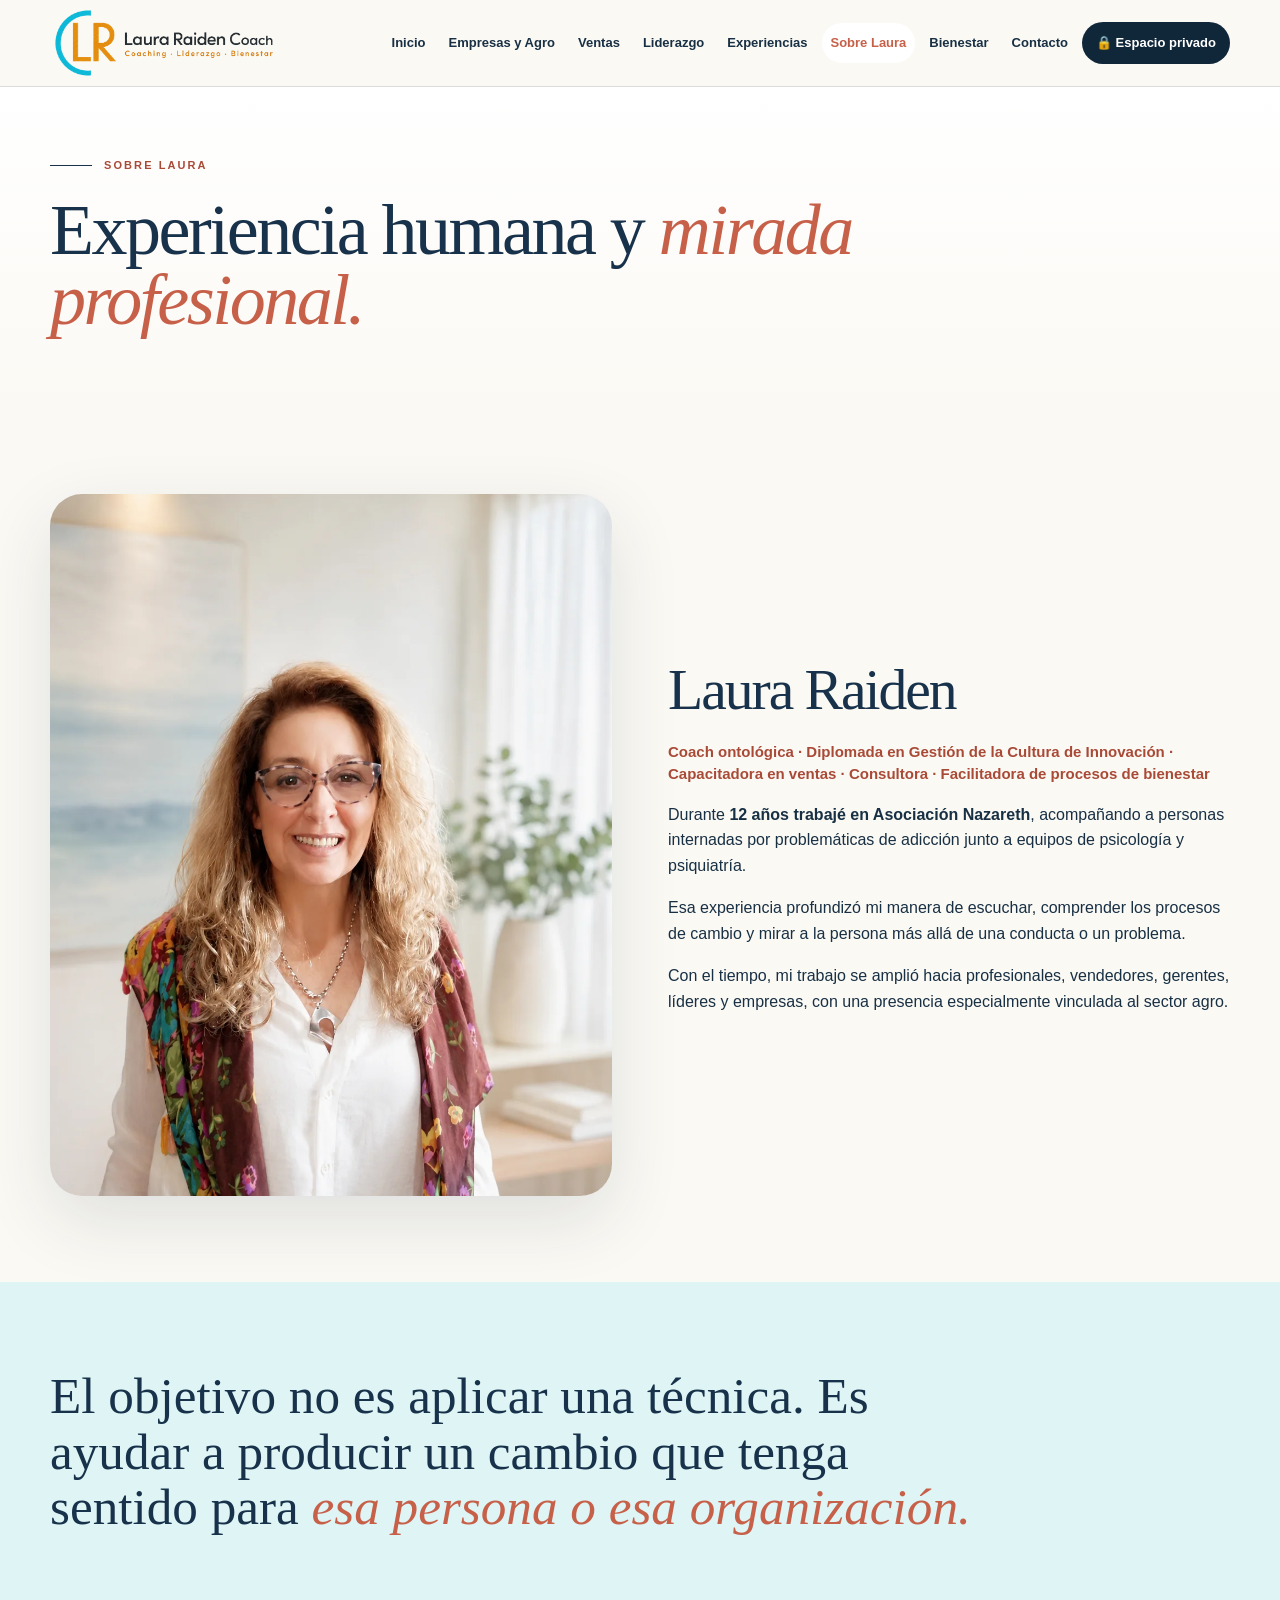
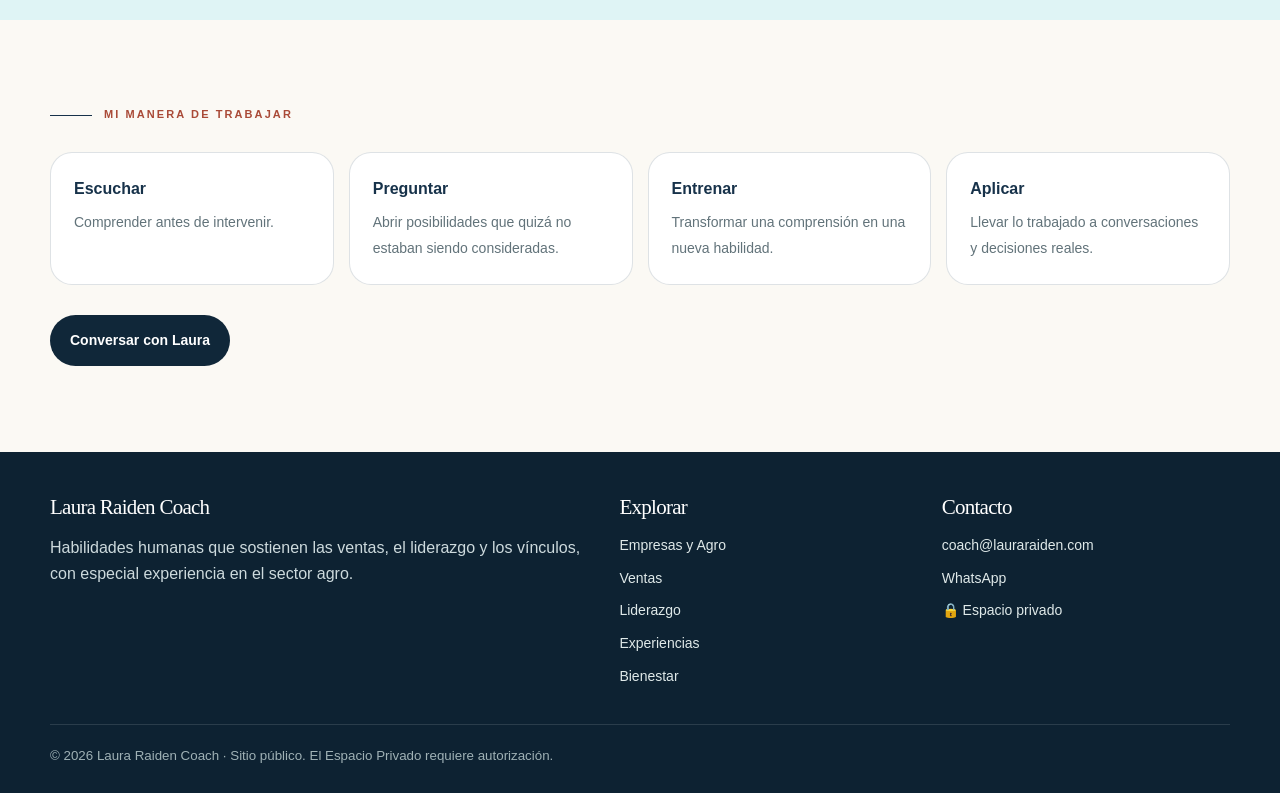
<file: sobre-laura/index.html>
<!doctype html>
<html lang="es-AR">
<head>
<meta charset="utf-8">
<meta name="viewport" content="width=device-width,initial-scale=1">
<meta name="theme-color" content="#223039">
<title>Laura Raiden | Coach, Innovación, Ventas y Liderazgo</title>
<meta name="description" content="Conocé a Laura Raiden, coach ontológica, diplomada en Gestión de la Cultura de Innovación, capacitadora en ventas y consultora con experiencia en liderazgo y agro.">
<meta name="robots" content="index,follow,max-image-preview:large">
<link rel="canonical" href="https://www.lauraraiden.com/sobre-laura/">
<link rel="icon" href="../assets/favicon.png" type="image/png">
<link rel="stylesheet" href="../assets/styles.css">
<meta property="og:type" content="website">
<meta property="og:locale" content="es_AR">
<meta property="og:site_name" content="Laura Raiden Coach">
<meta property="og:title" content="Laura Raiden | Coach, Innovación, Ventas y Liderazgo">
<meta property="og:description" content="Conocé a Laura Raiden, coach ontológica, diplomada en Gestión de la Cultura de Innovación, capacitadora en ventas y consultora con experiencia en liderazgo y agro.">
<meta property="og:url" content="https://www.lauraraiden.com/sobre-laura/">
<meta property="og:image" content="https://www.lauraraiden.com/assets/og-laura-raiden.jpg">
<meta property="og:image:width" content="1200">
<meta property="og:image:height" content="630">
<meta property="og:image:alt" content="Laura Raiden Coach · Liderazgo, Ventas y Agro">
<meta name="twitter:card" content="summary_large_image">
<script type="application/ld+json">{"@context":"https://schema.org","@graph":[{"@type":"Person","@id":"https://www.lauraraiden.com/#laura","name":"Laura Raiden","url":"https://www.lauraraiden.com","jobTitle":"Coach ontológica, capacitadora en ventas y consultora","email":"coach@lauraraiden.com","telephone":"+54 9 358 490 3227","knowsAbout":["Coaching","Liderazgo","Ventas","Comunicación","Gestión de la cultura de innovación","Sector agro"]},{"@type":"WebSite","@id":"https://www.lauraraiden.com/#website","url":"https://www.lauraraiden.com/","name":"Laura Raiden Coach","inLanguage":"es-AR"},{"@type":"WebPage","@id":"https://www.lauraraiden.com/sobre-laura/#webpage","url":"https://www.lauraraiden.com/sobre-laura/","name":"Laura Raiden | Coach, Innovación, Ventas y Liderazgo","description":"Conocé a Laura Raiden, coach ontológica, diplomada en Gestión de la Cultura de Innovación, capacitadora en ventas y consultora con experiencia en liderazgo y agro.","isPartOf":{"@id":"https://www.lauraraiden.com/#website"},"about":{"@id":"https://www.lauraraiden.com/#laura"},"inLanguage":"es-AR"}]}</script>
</head>
<body>
<a class="skip" href="#contenido">Saltar al contenido</a>
<header class="site-header">
 <div class="wrap header-row">
  <a class="brand" href="../index.html" aria-label="Laura Raiden Coach - Inicio">
   <img class="brand-logo" src="../assets/laura-raiden-logo-horizontal.png" width="1515" height="506" alt="Laura Raiden Coach · Coaching, Liderazgo y Bienestar">
  </a>
  <button class="menu-btn" type="button" aria-label="Abrir menú" aria-expanded="false">☰</button>
  <nav class="nav" aria-label="Navegación principal"><a href="../index.html">Inicio</a><a href="../empresas-agro/index.html">Empresas y Agro</a><a href="../ventas/index.html">Ventas</a><a href="../liderazgo/index.html">Liderazgo</a><a href="../experiencias/index.html">Experiencias</a><a href="../sobre-laura/index.html" aria-current="page">Sobre Laura</a><a href="../bienestar/index.html">Bienestar</a><a href="../contacto/index.html">Contacto</a><a class="private-link" href="https://sites.google.com/lauraraiden.com/laura-raiden-privado/inicio" target="_blank" rel="noopener">🔒 Espacio privado</a></nav>
 </div>
</header>
<main id="contenido">
<section class="page-hero"><div class="wrap">
 <div class="eyebrow">Sobre Laura</div>
 <h1>Experiencia humana y <span class="em">mirada profesional.</span></h1>
</div></section>

<section class="section"><div class="wrap split">
 <div class="laura-photo"><img src="../assets/laura-raiden-retrato.webp" width="1024" height="1536" loading="lazy" decoding="async" alt="Laura Raiden, coach ontológica, capacitadora en ventas y consultora"></div>
 <div>
  <h2>Laura Raiden</h2>
  <p class="credentials">Coach ontológica · Diplomada en Gestión de la Cultura de Innovación · Capacitadora en ventas · Consultora · Facilitadora de procesos de bienestar</p>
  <p>Durante <strong>12 años trabajé en Asociación Nazareth</strong>, acompañando a personas internadas por problemáticas de adicción junto a equipos de psicología y psiquiatría.</p>
  <p>Esa experiencia profundizó mi manera de escuchar, comprender los procesos de cambio y mirar a la persona más allá de una conducta o un problema.</p>
  <p>Con el tiempo, mi trabajo se amplió hacia profesionales, vendedores, gerentes, líderes y empresas, con una presencia especialmente vinculada al sector agro.</p>
 </div>
</div></section>

<section class="section section-aqua"><div class="wrap">
 <p class="quote">El objetivo no es aplicar una técnica. Es ayudar a producir un cambio que tenga sentido para <span class="em">esa persona o esa organización.</span></p>
</div></section>

<section class="section"><div class="wrap">
 <div class="eyebrow">Mi manera de trabajar</div>
 <div class="service-grid">
  <div class="mini"><strong>Escuchar</strong><span>Comprender antes de intervenir.</span></div>
  <div class="mini"><strong>Preguntar</strong><span>Abrir posibilidades que quizá no estaban siendo consideradas.</span></div>
  <div class="mini"><strong>Entrenar</strong><span>Transformar una comprensión en una nueva habilidad.</span></div>
  <div class="mini"><strong>Aplicar</strong><span>Llevar lo trabajado a conversaciones y decisiones reales.</span></div>
 </div>
 <div class="actions"><a class="btn btn-dark" href="https://wa.me/5493584903227?text=Hola%20Laura.%20Vi%20tu%20p%C3%A1gina%20web%20y%20quisiera%20hacerte%20una%20consulta%20sobre%20tus%20servicios." target="_blank" rel="noopener">Conversar con Laura</a></div>
</div></section>
</main>
<footer class="footer">
 <div class="wrap">
  <div class="footer-grid">
   <div><h3>Laura Raiden Coach</h3><p>Habilidades humanas que sostienen las ventas, el liderazgo y los vínculos, con especial experiencia en el sector agro.</p></div>
   <div><h3>Explorar</h3><a href="../empresas-agro/index.html">Empresas y Agro</a><a href="../ventas/index.html">Ventas</a><a href="../liderazgo/index.html">Liderazgo</a><a href="../experiencias/index.html">Experiencias</a><a href="../bienestar/index.html">Bienestar</a></div>
   <div><h3>Contacto</h3><a href="mailto:coach@lauraraiden.com">coach@lauraraiden.com</a><a href="https://wa.me/5493584903227?text=Hola%20Laura.%20Vi%20tu%20p%C3%A1gina%20web%20y%20quisiera%20hacerte%20una%20consulta%20sobre%20tus%20servicios." target="_blank" rel="noopener">WhatsApp</a><a href="https://sites.google.com/lauraraiden.com/laura-raiden-privado/inicio" target="_blank" rel="noopener">🔒 Espacio privado</a></div>
  </div>
  <small>© 2026 Laura Raiden Coach · Sitio público. El Espacio Privado requiere autorización.</small>
 </div>
</footer>
<script src="../assets/site.js" defer></script>
</body>
</html>
</file>
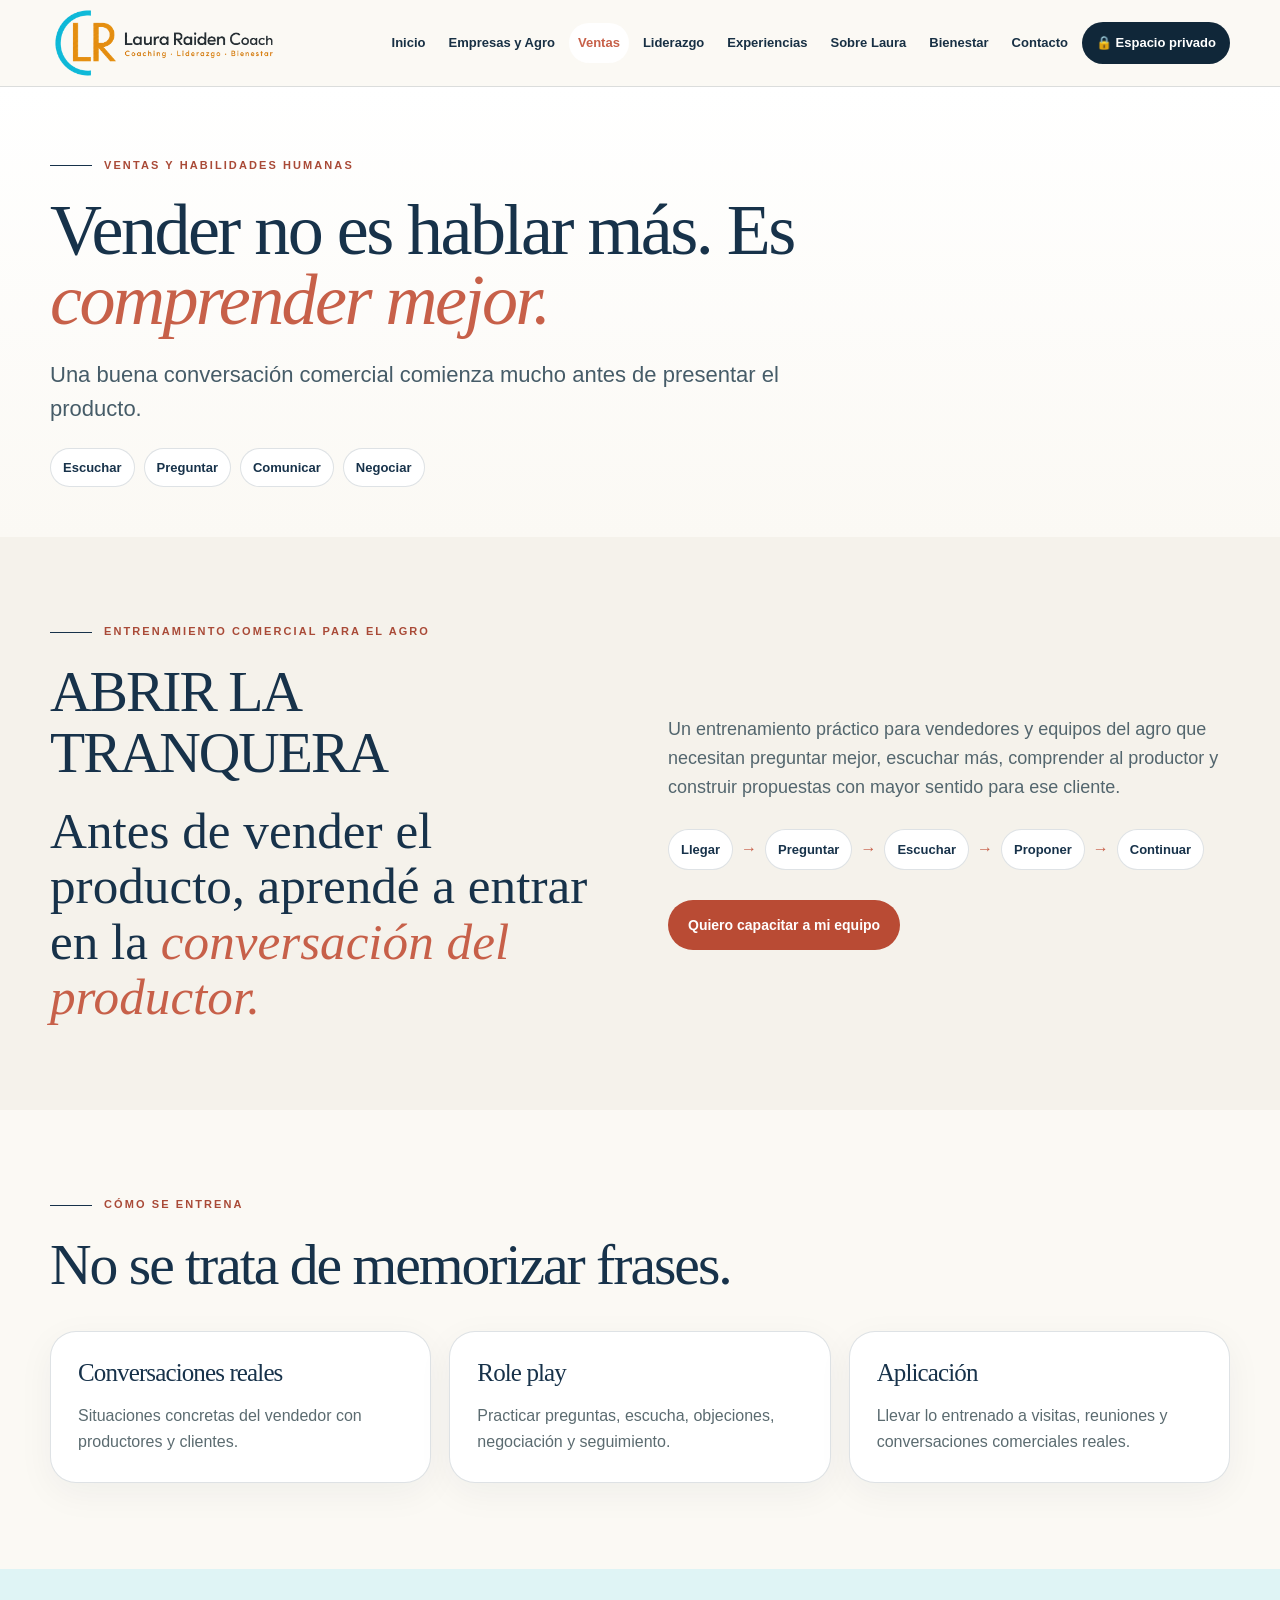
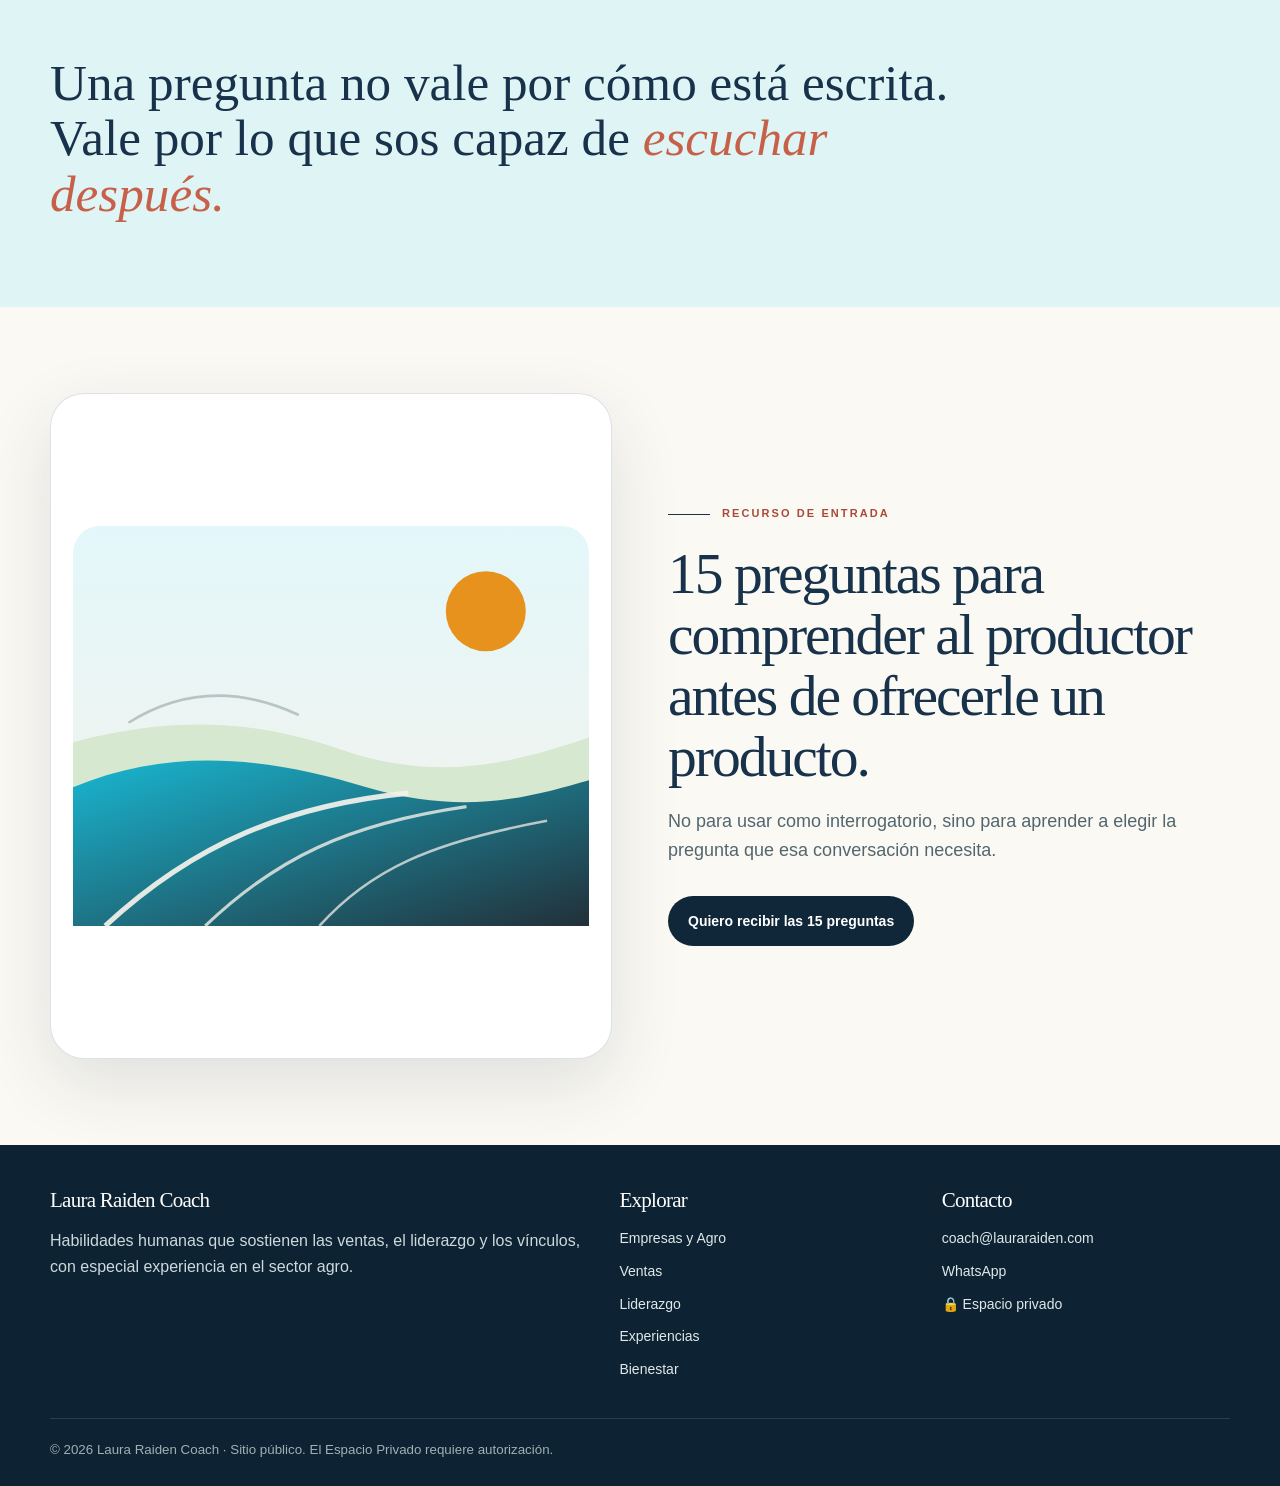
<file: ventas/index.html>
<!doctype html>
<html lang="es-AR">
<head>
<meta charset="utf-8">
<meta name="viewport" content="width=device-width,initial-scale=1">
<meta name="theme-color" content="#223039">
<title>Capacitación en Ventas para el Agro | Laura Raiden Coach</title>
<meta name="description" content="Entrenamiento comercial para vendedores y equipos del agro: escucha, preguntas, comunicación, negociación, role play y venta consultiva.">
<meta name="robots" content="index,follow,max-image-preview:large">
<link rel="canonical" href="https://www.lauraraiden.com/ventas/">
<link rel="icon" href="../assets/favicon.png" type="image/png">
<link rel="stylesheet" href="../assets/styles.css">
<meta property="og:type" content="website">
<meta property="og:locale" content="es_AR">
<meta property="og:site_name" content="Laura Raiden Coach">
<meta property="og:title" content="Capacitación en Ventas para el Agro | Laura Raiden Coach">
<meta property="og:description" content="Entrenamiento comercial para vendedores y equipos del agro: escucha, preguntas, comunicación, negociación, role play y venta consultiva.">
<meta property="og:url" content="https://www.lauraraiden.com/ventas/">
<meta property="og:image" content="https://www.lauraraiden.com/assets/og-laura-raiden.jpg">
<meta property="og:image:width" content="1200">
<meta property="og:image:height" content="630">
<meta property="og:image:alt" content="Laura Raiden Coach · Liderazgo, Ventas y Agro">
<meta name="twitter:card" content="summary_large_image">
<script type="application/ld+json">{"@context":"https://schema.org","@graph":[{"@type":"Person","@id":"https://www.lauraraiden.com/#laura","name":"Laura Raiden","url":"https://www.lauraraiden.com","jobTitle":"Coach ontológica, capacitadora en ventas y consultora","email":"coach@lauraraiden.com","telephone":"+54 9 358 490 3227","knowsAbout":["Coaching","Liderazgo","Ventas","Comunicación","Gestión de la cultura de innovación","Sector agro"]},{"@type":"WebSite","@id":"https://www.lauraraiden.com/#website","url":"https://www.lauraraiden.com/","name":"Laura Raiden Coach","inLanguage":"es-AR"},{"@type":"WebPage","@id":"https://www.lauraraiden.com/ventas/#webpage","url":"https://www.lauraraiden.com/ventas/","name":"Capacitación en Ventas para el Agro | Laura Raiden Coach","description":"Entrenamiento comercial para vendedores y equipos del agro: escucha, preguntas, comunicación, negociación, role play y venta consultiva.","isPartOf":{"@id":"https://www.lauraraiden.com/#website"},"about":{"@id":"https://www.lauraraiden.com/#laura"},"inLanguage":"es-AR"},{"@type":"Service","name":"Abrir la Tranquera","provider":{"@id":"https://www.lauraraiden.com/#laura"},"areaServed":"Argentina","audience":{"@type":"BusinessAudience","audienceType":"Vendedores y equipos comerciales del agro"}}]}</script>
</head>
<body>
<a class="skip" href="#contenido">Saltar al contenido</a>
<header class="site-header">
 <div class="wrap header-row">
  <a class="brand" href="../index.html" aria-label="Laura Raiden Coach - Inicio">
   <img class="brand-logo" src="../assets/laura-raiden-logo-horizontal.png" width="1515" height="506" alt="Laura Raiden Coach · Coaching, Liderazgo y Bienestar">
  </a>
  <button class="menu-btn" type="button" aria-label="Abrir menú" aria-expanded="false">☰</button>
  <nav class="nav" aria-label="Navegación principal"><a href="../index.html">Inicio</a><a href="../empresas-agro/index.html">Empresas y Agro</a><a href="../ventas/index.html" aria-current="page">Ventas</a><a href="../liderazgo/index.html">Liderazgo</a><a href="../experiencias/index.html">Experiencias</a><a href="../sobre-laura/index.html">Sobre Laura</a><a href="../bienestar/index.html">Bienestar</a><a href="../contacto/index.html">Contacto</a><a class="private-link" href="https://sites.google.com/lauraraiden.com/laura-raiden-privado/inicio" target="_blank" rel="noopener">🔒 Espacio privado</a></nav>
 </div>
</header>
<main id="contenido">
<section class="page-hero"><div class="wrap">
 <div class="eyebrow">Ventas y habilidades humanas</div>
 <h1>Vender no es hablar más. Es <span class="em">comprender mejor.</span></h1>
 <p class="lead">Una buena conversación comercial comienza mucho antes de presentar el producto.</p>
 <div class="chips"><span class="chip">Escuchar</span><span class="chip">Preguntar</span><span class="chip">Comunicar</span><span class="chip">Negociar</span></div>
</div></section>

<section class="section section-paper"><div class="wrap split">
 <div>
  <div class="eyebrow">Entrenamiento comercial para el agro</div>
  <h2>ABRIR LA TRANQUERA</h2>
  <p class="quote">Antes de vender el producto, aprendé a entrar en la <span class="em">conversación del productor.</span></p>
 </div>
 <div>
  <p class="small-lead">Un entrenamiento práctico para vendedores y equipos del agro que necesitan preguntar mejor, escuchar más, comprender al productor y construir propuestas con mayor sentido para ese cliente.</p>
  <div class="flow"><span>Llegar</span><i>→</i><span>Preguntar</span><i>→</i><span>Escuchar</span><i>→</i><span>Proponer</span><i>→</i><span>Continuar</span></div>
  <div class="actions"><a class="btn btn-coral" href="https://wa.me/5493584903227?text=Hola%20Laura.%20Vi%20Abrir%20la%20Tranquera%20y%20quisiera%20conversar%20sobre%20un%20entrenamiento%20para%20nuestro%20equipo%20comercial." target="_blank" rel="noopener">Quiero capacitar a mi equipo</a></div>
 </div>
</div></section>

<section class="section"><div class="wrap">
 <div class="eyebrow">Cómo se entrena</div>
 <h2>No se trata de memorizar frases.</h2>
 <div class="cards">
  <article class="card"><h3>Conversaciones reales</h3><p>Situaciones concretas del vendedor con productores y clientes.</p></article>
  <article class="card"><h3>Role play</h3><p>Practicar preguntas, escucha, objeciones, negociación y seguimiento.</p></article>
  <article class="card"><h3>Aplicación</h3><p>Llevar lo entrenado a visitas, reuniones y conversaciones comerciales reales.</p></article>
 </div>
</div></section>

<section class="section section-aqua"><div class="wrap">
 <p class="quote">Una pregunta no vale por cómo está escrita. Vale por lo que sos capaz de <span class="em">escuchar después.</span></p>
</div></section>

<section class="section"><div class="wrap split">
 <div class="visual-panel"><img src="../assets/agro-abstracto.svg" width="800" height="620" alt="Ilustración abstracta de campos agrícolas"></div>
 <div>
  <div class="eyebrow">Recurso de entrada</div>
  <h2>15 preguntas para comprender al productor antes de ofrecerle un producto.</h2>
  <p class="small-lead">No para usar como interrogatorio, sino para aprender a elegir la pregunta que esa conversación necesita.</p>
  <div class="actions"><a class="btn btn-dark" href="https://wa.me/5493584903227?text=Hola%20Laura.%20Quisiera%20recibir%20las%2015%20preguntas%20de%20Abrir%20la%20Tranquera%20para%20comprender%20al%20productor%20antes%20de%20ofrecer%20un%20producto." target="_blank" rel="noopener">Quiero recibir las 15 preguntas</a></div>
 </div>
</div></section>
</main>
<footer class="footer">
 <div class="wrap">
  <div class="footer-grid">
   <div><h3>Laura Raiden Coach</h3><p>Habilidades humanas que sostienen las ventas, el liderazgo y los vínculos, con especial experiencia en el sector agro.</p></div>
   <div><h3>Explorar</h3><a href="../empresas-agro/index.html">Empresas y Agro</a><a href="../ventas/index.html">Ventas</a><a href="../liderazgo/index.html">Liderazgo</a><a href="../experiencias/index.html">Experiencias</a><a href="../bienestar/index.html">Bienestar</a></div>
   <div><h3>Contacto</h3><a href="mailto:coach@lauraraiden.com">coach@lauraraiden.com</a><a href="https://wa.me/5493584903227?text=Hola%20Laura.%20Vi%20tu%20p%C3%A1gina%20web%20y%20quisiera%20hacerte%20una%20consulta%20sobre%20tus%20servicios." target="_blank" rel="noopener">WhatsApp</a><a href="https://sites.google.com/lauraraiden.com/laura-raiden-privado/inicio" target="_blank" rel="noopener">🔒 Espacio privado</a></div>
  </div>
  <small>© 2026 Laura Raiden Coach · Sitio público. El Espacio Privado requiere autorización.</small>
 </div>
</footer>
<script src="../assets/site.js" defer></script>
</body>
</html>
</file>
<file: assets/styles.css>
:root{
 --navy:#17324a; --deep:#102739; --coral:#c76049; --coral-text:#a94a37; --coral-action:#b94b34; --aqua:#69bdc7; --aqua2:#dff4f5;
 --paper:#f5f2eb; --cream:#fbf9f4; --white:#fff; --ink:#183044; --muted:#66767a;
 --line:rgba(23,50,74,.14); --shadow:0 24px 70px rgba(16,39,57,.12);
 --radius:26px; --max:1180px;
}
*{box-sizing:border-box}
html{scroll-behavior:smooth}
body{margin:0;background:var(--cream);color:var(--ink);font-family:Arial,Helvetica,sans-serif;line-height:1.62}
img{max-width:100%;display:block}
a{color:inherit;text-decoration:none}
button{font:inherit}
.skip{position:absolute;left:-9999px}.skip:focus{left:18px;top:18px;z-index:9999;background:#fff;padding:10px 14px;border-radius:10px}
.wrap{width:min(var(--max),calc(100% - 36px));margin:auto}
.site-header{position:sticky;top:0;z-index:50;background:rgba(251,249,244,.94);backdrop-filter:blur(14px);border-bottom:1px solid var(--line)}
.header-row{height:86px;display:flex;align-items:center;justify-content:space-between;gap:24px}
.brand{display:flex;align-items:center;gap:12px;min-width:230px}
.mark{width:48px;height:48px;border:4px solid var(--aqua);border-radius:50%;display:grid;place-items:center;font:700 21px Georgia,serif;color:var(--navy);position:relative;background:#fff}
.mark:before{content:"";position:absolute;width:33px;height:33px;border:4px solid var(--coral);border-right-color:transparent;border-top-color:transparent;border-radius:50%;transform:translate(-8px,7px)}
.mark span{position:relative;z-index:2}
.brand strong{display:block;font-size:18px;line-height:1.08}.brand small{display:block;color:var(--coral);font-size:10px;letter-spacing:.12em;text-transform:uppercase;margin-top:5px}
.nav{display:flex;align-items:center;gap:5px}.nav a{font-size:13px;font-weight:700;padding:9px 9px;border-radius:999px}
.nav a:hover,.nav a[aria-current="page"]{background:#fff;color:var(--coral)}
.private-link{background:var(--deep)!important;color:#fff!important;padding:10px 14px!important}
.menu-btn{display:none;border:0;background:#fff;border-radius:14px;width:44px;height:44px;color:var(--navy);font-size:22px}
main{overflow:hidden}
.hero{padding:72px 0 52px}
.hero-grid{display:grid;grid-template-columns:1.04fr .96fr;gap:56px;align-items:center}
.eyebrow{font-weight:800;letter-spacing:.19em;text-transform:uppercase;font-size:11px;color:var(--coral-text);display:flex;align-items:center;gap:12px;margin-bottom:20px}
.eyebrow:before{content:"";width:42px;height:1px;background:var(--navy)}
h1,h2,h3,.display{font-family:Georgia,"Times New Roman",serif;color:var(--navy);font-weight:500;letter-spacing:-.035em}
h1{font-size:clamp(46px,7vw,82px);line-height:.98;margin:0 0 22px}
h2{font-size:clamp(34px,4.5vw,58px);line-height:1.06;margin:0 0 20px}
h3{font-size:25px;line-height:1.12;margin:0 0 10px}
.em{font-style:italic;color:var(--coral)}
.lead{font-size:clamp(18px,2vw,22px);line-height:1.55;color:#465c68;max-width:760px}
.small-lead{font-size:18px;color:#53666e;max-width:780px}
.actions{display:flex;gap:12px;flex-wrap:wrap;margin-top:30px}
.btn{display:inline-flex;align-items:center;justify-content:center;gap:9px;border:1px solid transparent;border-radius:999px;padding:13px 19px;font-weight:800;font-size:14px;transition:.18s ease;cursor:pointer}
.btn:hover{transform:translateY(-2px)}
.btn-dark{background:var(--deep);color:#fff}.btn-coral{background:var(--coral-action);color:#fff}.btn-light{background:#fff;border-color:var(--line);color:var(--navy)}
.hero-art{position:relative}
.hero-art img{width:100%;filter:drop-shadow(0 26px 45px rgba(16,39,57,.14))}
.hero-note{position:absolute;left:-18px;top:20%;background:#fff;padding:15px 18px;border-radius:18px;box-shadow:var(--shadow);font:600 16px Georgia,serif;color:var(--navy);max-width:210px}
.section{padding:86px 0}.section.tight{padding:62px 0}.section-paper{background:var(--paper)}.section-deep{background:var(--deep);color:#eaf4f3}.section-deep h2,.section-deep h3{color:#fff}.section-aqua{background:var(--aqua2)}
.center{text-align:center}.center .lead,.center .small-lead{margin-left:auto;margin-right:auto}
.max720{max-width:720px}.max840{max-width:840px}
.cards{display:grid;grid-template-columns:repeat(3,1fr);gap:18px;margin-top:36px}
.card{background:#fff;border:1px solid var(--line);border-radius:var(--radius);padding:27px;box-shadow:0 10px 36px rgba(16,39,57,.05)}
.card .kicker{font-size:11px;text-transform:uppercase;letter-spacing:.16em;color:var(--coral-text);font-weight:800;margin-bottom:14px}
.card p{color:#5b6b70;margin-bottom:0}.card .btn{margin-top:17px}
.card.coral-top{border-top:5px solid var(--coral)}.card.aqua-top{border-top:5px solid var(--aqua)}.card.navy-top{border-top:5px solid var(--navy)}
.quote{font:500 clamp(30px,4vw,52px)/1.08 Georgia,serif;color:var(--navy);max-width:930px;margin:0}
.quote.white{color:#fff}.quote-mark{color:var(--coral)}
.split{display:grid;grid-template-columns:1fr 1fr;gap:56px;align-items:center}
.visual-panel{background:#fff;border-radius:34px;padding:22px;box-shadow:var(--shadow);border:1px solid var(--line)}
.visual-panel.dark{background:#132d42;color:#fff}
.chips{display:flex;flex-wrap:wrap;gap:9px;margin-top:22px}.chip{background:#fff;border:1px solid var(--line);padding:8px 12px;border-radius:999px;font-size:13px;font-weight:800;color:var(--navy)}
.process{display:grid;grid-template-columns:repeat(5,1fr);gap:9px;margin-top:34px}.step{background:#fff;border-radius:20px;padding:21px 16px;border:1px solid var(--line);min-height:138px}.step b{display:block;color:var(--coral);font-size:11px;letter-spacing:.16em;margin-bottom:9px}.step strong{display:block;color:var(--navy);margin-bottom:5px}.step span{font-size:13px;color:#607178}
.service-grid{display:grid;grid-template-columns:repeat(4,1fr);gap:15px;margin-top:28px}.mini{background:#fff;padding:23px;border-radius:22px;border:1px solid var(--line)}.mini strong{display:block;color:var(--navy);margin-bottom:7px}.mini span{font-size:14px;color:#62737a}
.proof-grid{display:grid;grid-template-columns:repeat(3,1fr);gap:17px;margin-top:30px}.proof{padding:24px;border-radius:24px;background:#fff;border:1px solid var(--line)}.proof .tag{font-size:11px;letter-spacing:.16em;text-transform:uppercase;color:var(--coral-text);font-weight:800}.proof h3{font-size:22px;margin-top:10px}.proof p{color:#607078;font-size:15px}
.laura-photo{border-radius:32px;overflow:hidden;box-shadow:var(--shadow);aspect-ratio:4/5}.laura-photo img{width:100%;height:100%;object-fit:cover;object-position:50% 37%}
.credentials{font-size:15px;color:var(--coral-text);font-weight:800;line-height:1.5}
.cta-band{background:linear-gradient(115deg,var(--navy),var(--deep));border-radius:34px;padding:48px;color:#fff;display:flex;justify-content:space-between;align-items:center;gap:34px}.cta-band h2{color:#fff;margin-bottom:7px}.cta-band p{margin:0;color:#d9e8e9}
.page-hero{padding:70px 0 50px;background:linear-gradient(180deg,#fff 0%,var(--cream) 100%)}.page-hero h1{font-size:clamp(44px,6vw,72px);max-width:940px}
.list-clean{list-style:none;margin:22px 0 0;padding:0;display:grid;gap:12px}.list-clean li{position:relative;padding-left:24px;color:#52666d}.list-clean li:before{content:"";width:9px;height:9px;border-radius:50%;background:var(--aqua);position:absolute;left:0;top:.6em}
.two-formats{display:grid;grid-template-columns:1fr 1fr;gap:18px;margin-top:30px}.format{border:1px solid var(--line);background:#fff;border-radius:26px;padding:28px}.format h3{font-size:28px}.format .badge{display:inline-block;font-weight:800;font-size:11px;letter-spacing:.14em;text-transform:uppercase;color:var(--coral-text);margin-bottom:12px}
.flow{display:flex;align-items:center;gap:8px;flex-wrap:wrap;margin:26px 0}.flow span{background:#fff;border:1px solid var(--line);border-radius:999px;padding:9px 12px;font-weight:800;font-size:13px;color:var(--navy)}.flow i{color:var(--coral);font-style:normal;font-weight:900}
.contact-grid{display:grid;grid-template-columns:1.15fr .85fr;gap:28px}.contact-options{grid-template-columns:1fr 1fr}.contact-card{background:#fff;border-radius:28px;padding:32px;border:1px solid var(--line)}.contact-card a.link{color:var(--coral-text);font-weight:800}
.footer{background:#0d2232;color:#cddadd;padding:44px 0 26px}.footer-grid{display:grid;grid-template-columns:1.3fr .7fr .7fr;gap:34px}.footer h3{color:#fff;font-size:21px}.footer a{display:block;padding:5px 0;color:#dfe9e9;font-size:14px}.footer small{display:block;border-top:1px solid rgba(255,255,255,.12);margin-top:32px;padding-top:20px;color:#9fb1b5}
.note{font-size:13px;color:#66777d;background:#fff8ea;border:1px solid #eedab7;padding:14px 16px;border-radius:15px}
@media(max-width:960px){
 .nav{position:absolute;left:18px;right:18px;top:76px;background:#fff;display:none;flex-direction:column;align-items:stretch;padding:12px;border:1px solid var(--line);border-radius:20px;box-shadow:var(--shadow)}
 .nav.open{display:flex}.nav a{padding:12px 14px}.menu-btn{display:block}
 .hero-grid,.split,.contact-grid{grid-template-columns:1fr}.hero-art{max-width:650px;margin:auto}.hero-note{left:8px}
 .cards,.proof-grid{grid-template-columns:1fr}.service-grid{grid-template-columns:repeat(2,1fr)}.process{grid-template-columns:1fr 1fr}.footer-grid{grid-template-columns:1fr 1fr}
}
@media(max-width:620px){
 .wrap{width:min(100% - 26px,var(--max))}.header-row{height:74px}.brand{min-width:auto}.brand-logo{width:205px;max-height:66px}
 .hero{padding:48px 0 38px}.section{padding:64px 0}.section.tight{padding:48px 0}
 h1{font-size:47px}.lead{font-size:18px}.actions{flex-direction:column}.btn{width:100%}
 .hero-note{position:static;margin-top:12px;max-width:none}
 .cards,.service-grid,.contact-options,.process,.two-formats,.proof-grid,.footer-grid{grid-template-columns:1fr}
 .cta-band{padding:30px;display:block}.cta-band .actions{margin-top:22px}.page-hero{padding:50px 0 32px}
}


.case-feature{display:grid;grid-template-columns:1.05fr .95fr;gap:42px;align-items:start;margin-top:34px}
.case-photo{border-radius:30px;overflow:hidden;border:1px solid var(--line);box-shadow:var(--shadow);background:#fff}
.case-photo img{width:100%;height:auto}
.case-copy{background:#fff;border:1px solid var(--line);border-radius:30px;padding:30px}
.case-label{display:inline-block;font-size:11px;font-weight:800;letter-spacing:.16em;text-transform:uppercase;color:var(--coral-text);margin-bottom:12px}
.case-meta{display:flex;gap:8px;flex-wrap:wrap;margin:18px 0}
.case-meta span{background:var(--paper);border:1px solid var(--line);border-radius:999px;padding:7px 11px;font-size:12px;font-weight:800;color:var(--navy)}
.testimonials{display:grid;grid-template-columns:repeat(2,1fr);gap:14px;margin-top:24px}
.testimonial{background:var(--paper);border-radius:20px;padding:20px;border:1px solid var(--line)}
.testimonial p{margin:0;font-family:Georgia,serif;font-size:18px;line-height:1.45;color:var(--navy)}
.testimonial small{display:block;margin-top:10px;color:#6b797d;font-size:12px}
.case-summary{background:var(--aqua2);border-radius:24px;padding:24px;margin-top:22px}
.case-summary strong{color:var(--navy)}
@media(max-width:960px){.case-feature{grid-template-columns:1fr}}
@media(max-width:620px){.testimonials{grid-template-columns:1fr}.case-copy{padding:22px}}


.manager-result{margin-top:28px;background:var(--deep);color:#fff;border-radius:28px;padding:30px}
.manager-result .case-label{color:#9ed8de}
.manager-result blockquote{margin:10px 0 16px;font:500 24px/1.45 Georgia,serif;color:#fff}
.manager-result cite{font-style:normal;font-weight:800;color:#d8e9e9}
.manager-result p{color:#dbe8ea}
.result-points{display:grid;grid-template-columns:repeat(4,1fr);gap:12px;margin-top:20px}
.result-point{background:rgba(255,255,255,.08);border:1px solid rgba(255,255,255,.13);border-radius:18px;padding:16px}
.result-point strong{display:block;color:#fff;margin-bottom:5px}
.result-point span{font-size:13px;color:#d8e4e6}
@media(max-width:900px){.result-points{grid-template-columns:1fr 1fr}}
@media(max-width:620px){.result-points{grid-template-columns:1fr}.manager-result{padding:22px}.manager-result blockquote{font-size:20px}}

.brand{display:flex;align-items:center;min-width:260px}.brand-logo{display:block;width:260px;height:auto;max-height:76px;object-fit:contain;object-position:left center}

@media(max-width:620px){
 .brand{min-width:auto}
 .brand-logo{width:205px;max-height:66px}
}


/* Producción: protección contra desbordes en móvil */
html,body{max-width:100%;overflow-x:hidden}
img,svg{max-width:100%}
.wrap{min-width:0}
.hero-grid>*,
.split>*,
.contact-grid>*,
.case-feature>*{min-width:0}
h1,h2,h3,p{overflow-wrap:break-word}
@media(max-width:620px){
 .header-row{gap:10px}
 .brand-logo{width:min(190px,62vw);height:auto}
 .hero-grid{gap:28px}
 h1{font-size:clamp(40px,12vw,47px);line-height:1.02}
}
</file>
